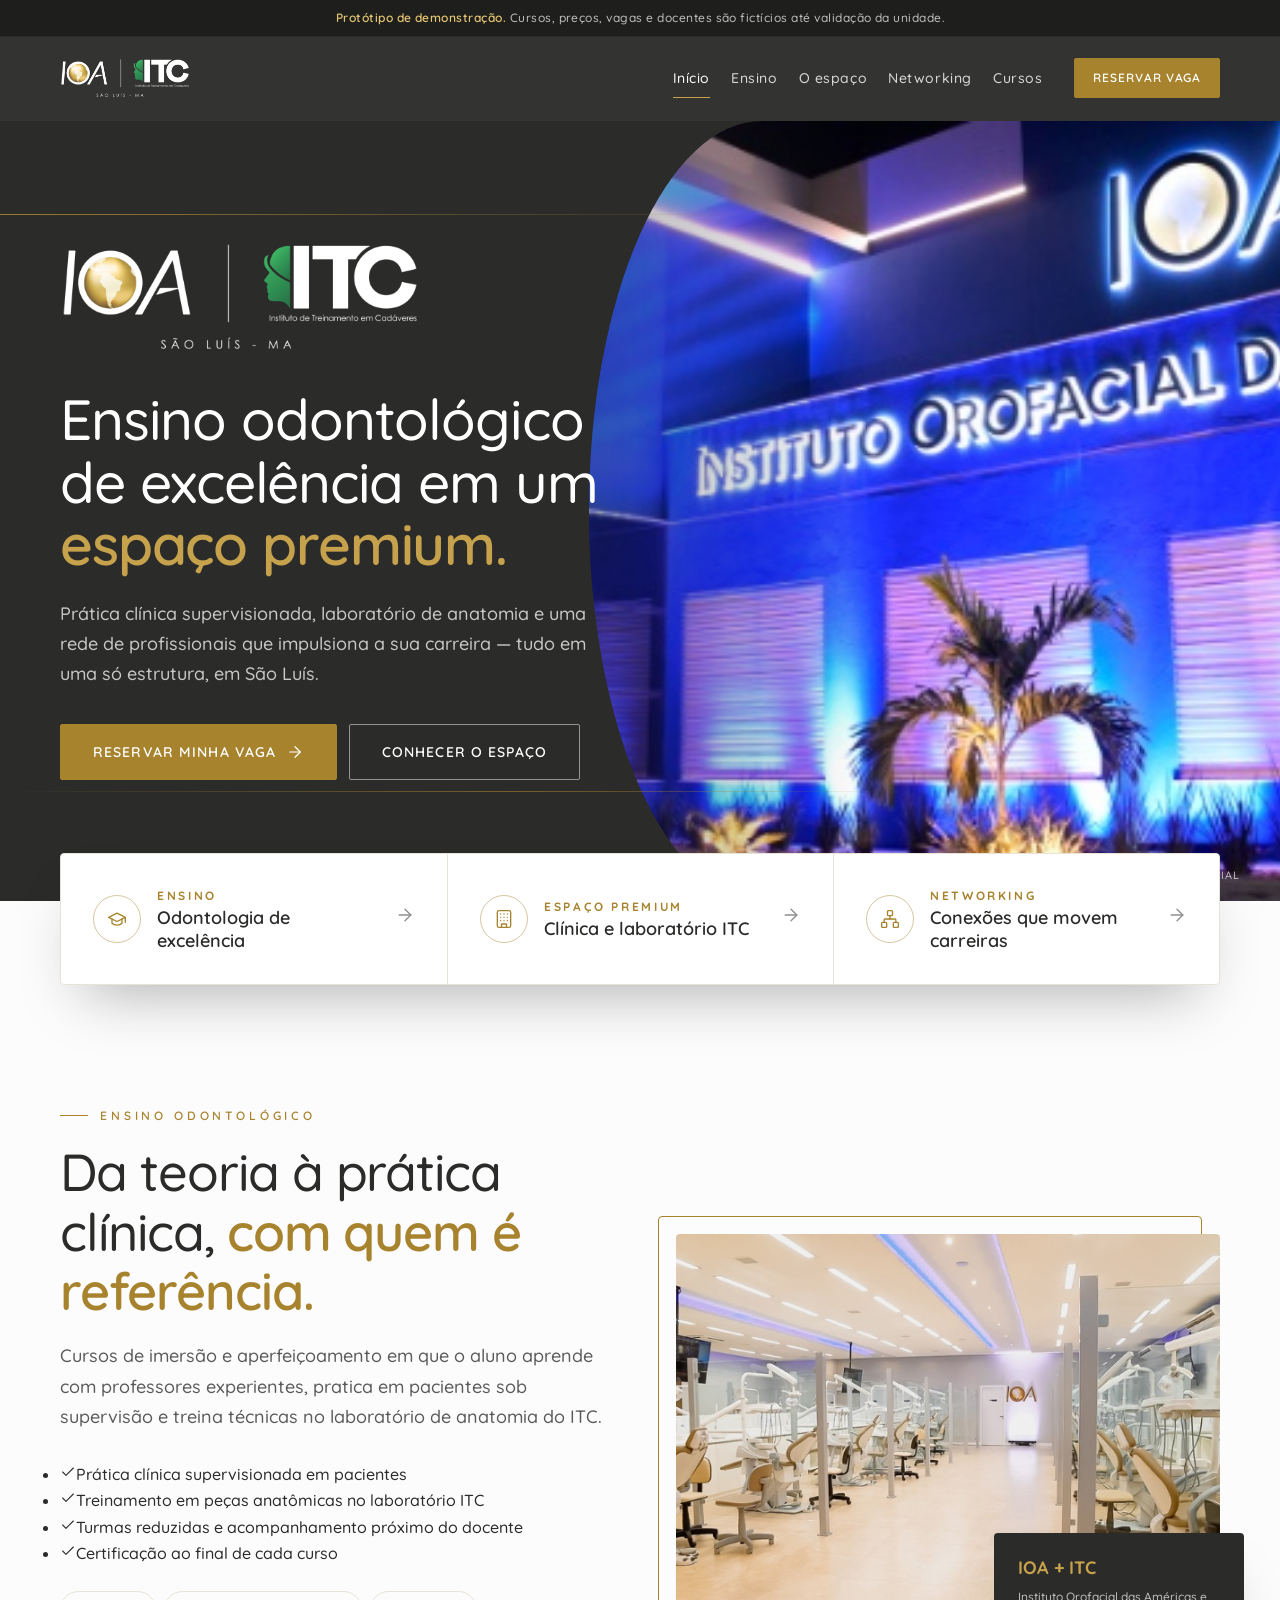
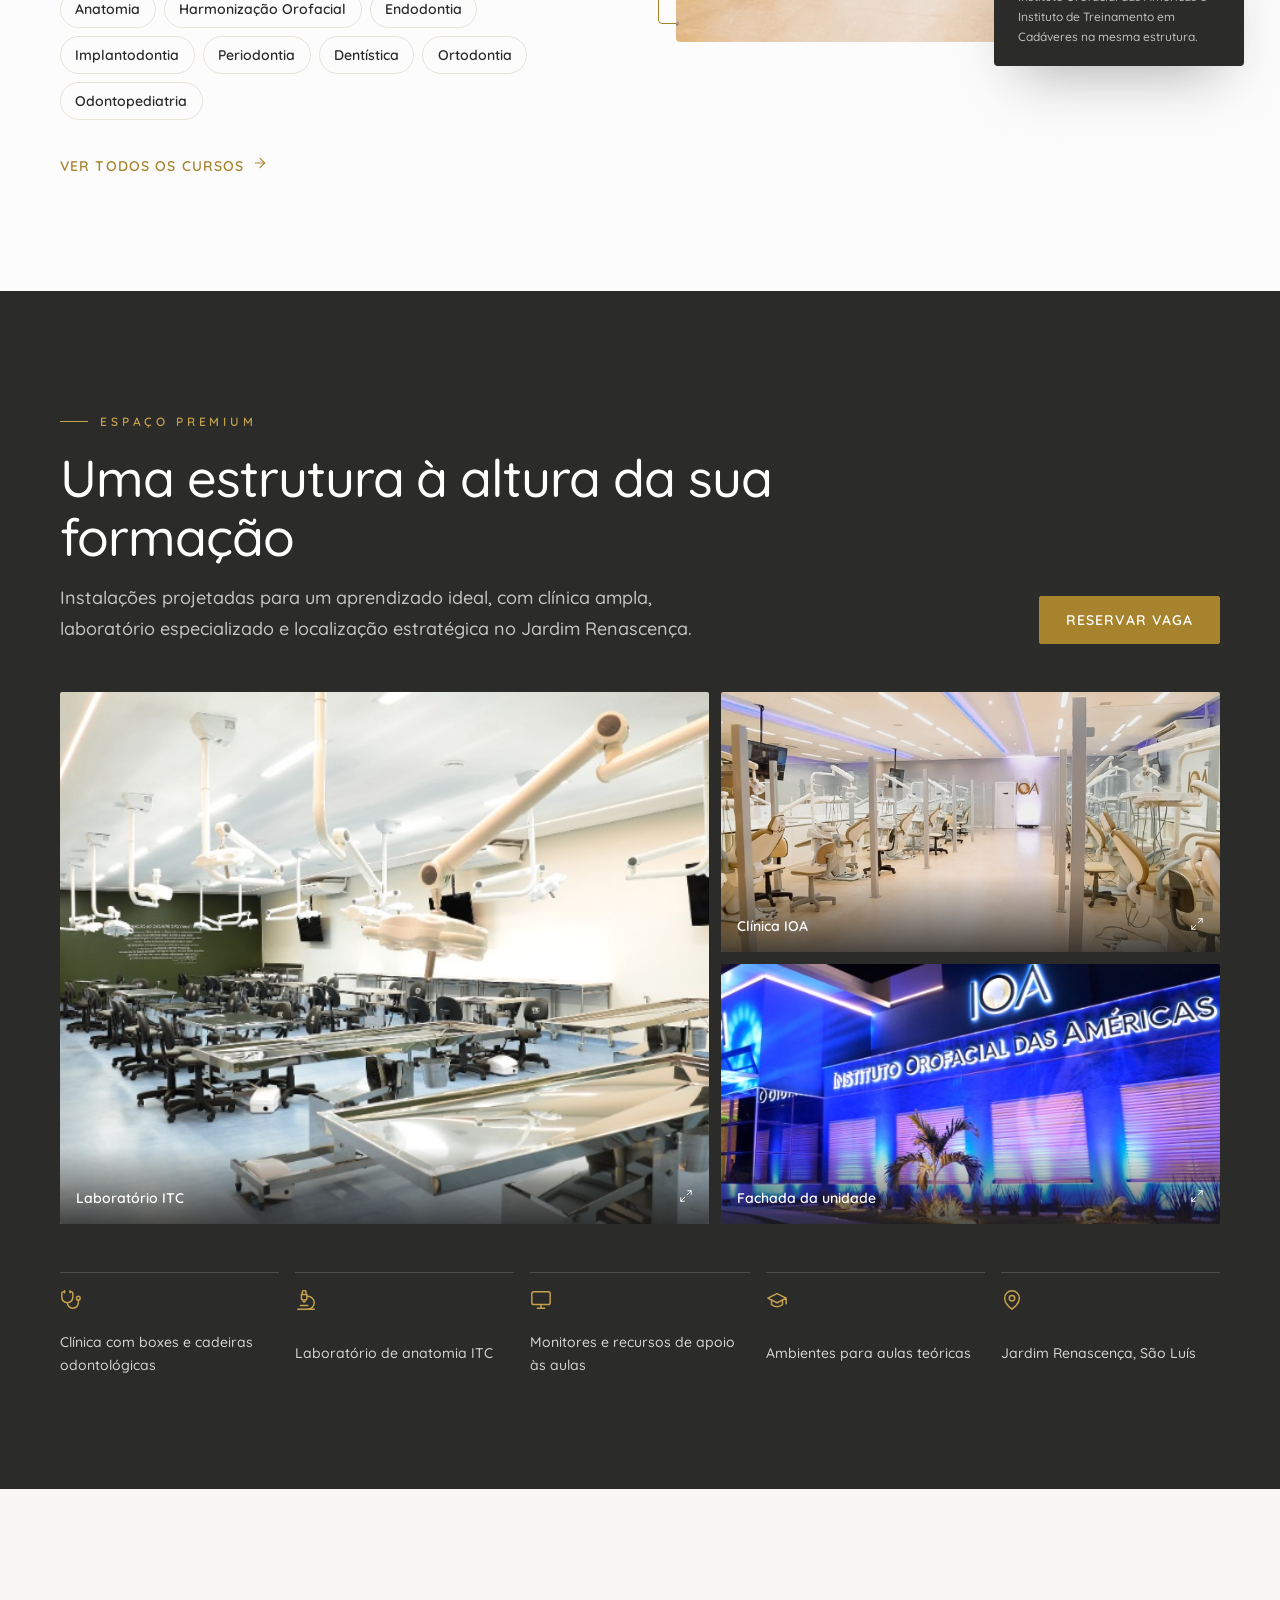
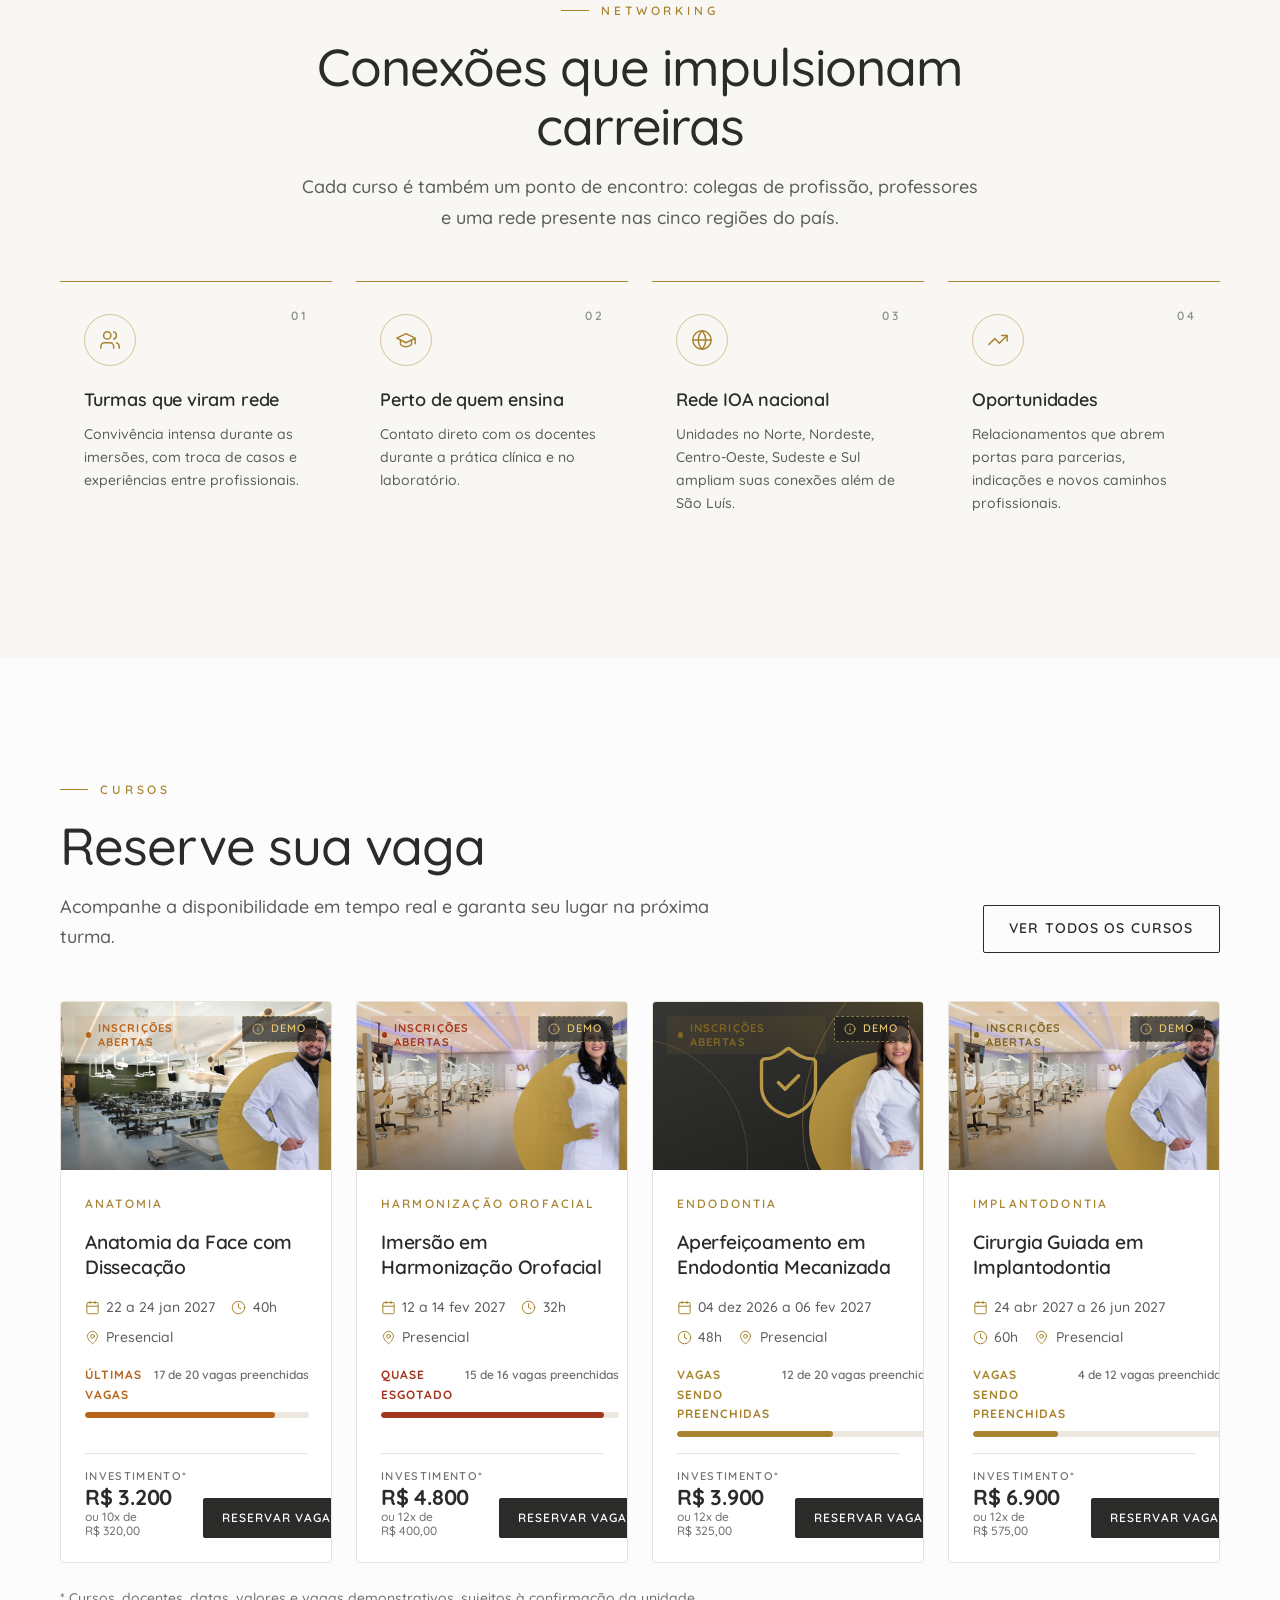
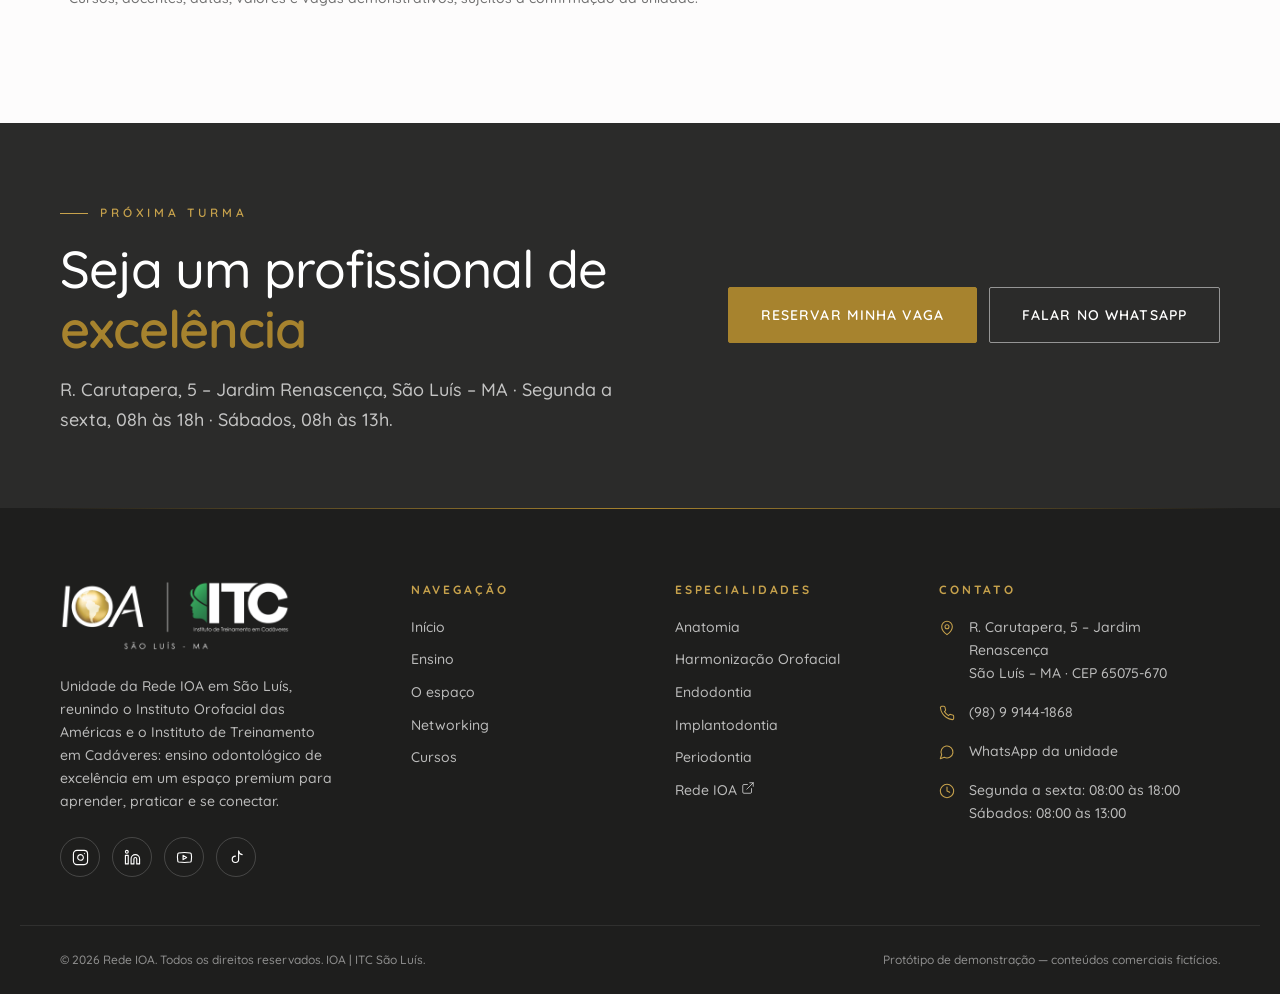
<file: index.html>
<!doctype html>
<html lang="pt-BR">
<head>
  <meta charset="utf-8">
  <meta name="viewport" content="width=device-width, initial-scale=1">
  <title>IOA | ITC São Luís — Ensino odontológico de excelência</title>
  <meta name="description" content="IOA | ITC São Luís: ensino odontológico de excelência, espaço premium e networking profissional. Reserve sua vaga nos cursos.">
  <meta name="theme-color" content="#2b2b2a">
  <link rel="icon" href="assets/icons/favicon.png" type="image/png">
  <link rel="preconnect" href="https://fonts.googleapis.com">
  <link rel="preconnect" href="https://fonts.gstatic.com" crossorigin>
  <link href="https://fonts.googleapis.com/css2?family=Quicksand:wght@300;400;500;600;700&display=swap" rel="stylesheet">
  <link rel="stylesheet" href="css/global.css">
  <link rel="stylesheet" href="css/components.css">
  <link rel="stylesheet" href="css/pages.css">
  <link rel="stylesheet" href="css/responsive.css">
</head>
<body data-page="home" data-root="./">
  <div data-component="header"></div>

  <main id="conteudo">
    <!-- Hero -->
    <section class="hero" aria-labelledby="hero-title">
      <span class="hero__line hero__line--top" aria-hidden="true"></span>
      <span class="hero__line hero__line--bottom" aria-hidden="true"></span>
      <div class="hero__media">
        <img src="assets/images/fachada-ioa-itc-sao-luis.jpg" alt="Fachada iluminada do IOA | ITC São Luís — Instituto Orofacial das Américas" fetchpriority="high">
      </div>
      <div class="container hero__grid">
        <div class="hero__content">
          <img class="hero__logo" src="assets/logos/ioa-itc-white.png" alt="IOA | ITC — Instituto de Treinamento em Cadáveres — São Luís, MA" width="360" height="111">
          <h1 class="hero__title" id="hero-title">Ensino odontológico de excelência em um <em>espaço premium.</em></h1>
          <p class="hero__text">Prática clínica supervisionada, laboratório de anatomia e uma rede de profissionais que impulsiona a sua carreira — tudo em uma só estrutura, em São Luís.</p>
          <div class="hero__actions">
            <a class="btn btn--lg" href="pages/cursos.html">Reservar minha vaga <svg class="icon icon-arrow" viewBox="0 0 24 24" aria-hidden="true"><path d="M5 12h14"/><path d="m12 5 7 7-7 7"/></svg></a>
            <a class="btn btn--lg btn--ghost-light" href="#espaco">Conhecer o espaço</a>
          </div>
        </div>
      </div>
      <span class="hero__credit">Fachada da unidade · foto oficial</span>
    </section>

    <!-- Três pilares -->
    <div class="container fronts">
      <nav class="fronts__grid" aria-label="Pilares da unidade">
        <a class="front" href="#ensino">
          <span class="front__icon" data-icon="graduation-cap"></span>
          <span><span class="front__k">Ensino</span><span class="front__t">Odontologia de excelência</span></span>
          <span data-icon="arrow-right" data-icon-class="front__arrow"></span>
        </a>
        <a class="front" href="#espaco">
          <span class="front__icon" data-icon="building"></span>
          <span><span class="front__k">Espaço premium</span><span class="front__t">Clínica e laboratório ITC</span></span>
          <span data-icon="arrow-right" data-icon-class="front__arrow"></span>
        </a>
        <a class="front" href="#networking">
          <span class="front__icon" data-icon="network"></span>
          <span><span class="front__k">Networking</span><span class="front__t">Conexões que movem carreiras</span></span>
          <span data-icon="arrow-right" data-icon-class="front__arrow"></span>
        </a>
      </nav>
    </div>

    <!-- Ensino odontológico de excelência -->
    <section class="section" id="ensino" aria-labelledby="ensino-title">
      <div class="container intro">
        <div class="reveal">
          <span class="eyebrow">Ensino odontológico</span>
          <h2 class="h2" id="ensino-title" style="margin:1rem 0 1.25rem">Da teoria à prática clínica, <span class="accent">com quem é referência.</span></h2>
          <p class="lead">Cursos de imersão e aperfeiçoamento em que o aluno aprende com professores experientes, pratica em pacientes sob supervisão e treina técnicas no laboratório de anatomia do ITC.</p>
          <ul class="check-list check-list--lg" style="margin-top:1.75rem">
            <li><span data-icon="check" style="display:contents"></span><span>Prática clínica supervisionada em pacientes</span></li>
            <li><span data-icon="check" style="display:contents"></span><span>Treinamento em peças anatômicas no laboratório ITC</span></li>
            <li><span data-icon="check" style="display:contents"></span><span>Turmas reduzidas e acompanhamento próximo do docente</span></li>
            <li><span data-icon="check" style="display:contents"></span><span>Certificação ao final de cada curso</span></li>
          </ul>
          <ul class="regions" aria-label="Especialidades" id="home-especialidades"></ul>
          <p style="margin-top:2rem"><a class="link-arrow" href="pages/cursos.html">Ver todos os cursos <span data-icon="arrow-right"></span></a></p>
        </div>
        <div class="intro__media reveal">
          <img src="assets/images/clinica-ioa-sao-luis.jpg" alt="Clínica do IOA São Luís com cadeiras odontológicas" loading="lazy" width="720" height="455">
          <div class="intro__badge"><strong>IOA + ITC</strong><span>Instituto Orofacial das Américas e Instituto de Treinamento em Cadáveres na mesma estrutura.</span></div>
        </div>
      </div>
    </section>

    <!-- Espaço premium -->
    <section class="section section--dark" id="espaco" aria-labelledby="espaco-title">
      <div class="container">
        <div class="section-head section-head--split">
          <div class="stack">
            <span class="eyebrow">Espaço premium</span>
            <h2 class="h2" id="espaco-title">Uma estrutura à altura da sua formação</h2>
            <p class="lead">Instalações projetadas para um aprendizado ideal, com clínica ampla, laboratório especializado e localização estratégica no Jardim Renascença.</p>
          </div>
          <a class="btn" href="pages/cursos.html">Reservar vaga</a>
        </div>
        <div class="infra" id="home-galeria">
          <button type="button" class="gallery__item reveal" data-gallery-index="0" aria-label="Ampliar: Laboratório ITC">
            <img src="assets/images/laboratorio-itc-sao-luis.jpg" alt="Laboratório do ITC São Luís" loading="lazy">
            <span class="gallery__caption"><span>Laboratório ITC</span><span data-icon="expand"></span></span>
          </button>
          <button type="button" class="gallery__item reveal" data-gallery-index="1" aria-label="Ampliar: Clínica IOA">
            <img src="assets/images/clinica-ioa-sao-luis.jpg" alt="Clínica do IOA São Luís" loading="lazy">
            <span class="gallery__caption"><span>Clínica IOA</span><span data-icon="expand"></span></span>
          </button>
          <button type="button" class="gallery__item reveal" data-gallery-index="2" aria-label="Ampliar: Fachada da unidade">
            <img src="assets/images/fachada-ioa-itc-sao-luis.jpg" alt="Fachada do IOA | ITC São Luís" loading="lazy">
            <span class="gallery__caption"><span>Fachada da unidade</span><span data-icon="expand"></span></span>
          </button>
        </div>
        <ul class="infra-list">
          <li><span data-icon="stethoscope"></span>Clínica com boxes e cadeiras odontológicas</li>
          <li><span data-icon="microscope"></span>Laboratório de anatomia ITC</li>
          <li><span data-icon="monitor"></span>Monitores e recursos de apoio às aulas</li>
          <li><span data-icon="graduation-cap"></span>Ambientes para aulas teóricas</li>
          <li><span data-icon="map-pin"></span>Jardim Renascença, São Luís</li>
        </ul>
      </div>
    </section>

    <!-- Networking -->
    <section class="section section--ivory" id="networking" aria-labelledby="net-title">
      <div class="container">
        <div class="section-head section-head--center">
          <span class="eyebrow">Networking</span>
          <h2 class="h2" id="net-title">Conexões que impulsionam carreiras</h2>
          <p class="lead">Cada curso é também um ponto de encontro: colegas de profissão, professores e uma rede presente nas cinco regiões do país.</p>
        </div>
        <div class="grid-features">
          <article class="feature reveal">
            <span class="feature__num">01</span>
            <span class="feature__icon" data-icon="users"></span>
            <h3>Turmas que viram rede</h3>
            <p>Convivência intensa durante as imersões, com troca de casos e experiências entre profissionais.</p>
          </article>
          <article class="feature reveal">
            <span class="feature__num">02</span>
            <span class="feature__icon" data-icon="graduation-cap"></span>
            <h3>Perto de quem ensina</h3>
            <p>Contato direto com os docentes durante a prática clínica e no laboratório.</p>
          </article>
          <article class="feature reveal">
            <span class="feature__num">03</span>
            <span class="feature__icon" data-icon="globe"></span>
            <h3>Rede IOA nacional</h3>
            <p>Unidades no Norte, Nordeste, Centro-Oeste, Sudeste e Sul ampliam suas conexões além de São Luís.</p>
          </article>
          <article class="feature reveal">
            <span class="feature__num">04</span>
            <span class="feature__icon" data-icon="trending-up"></span>
            <h3>Oportunidades</h3>
            <p>Relacionamentos que abrem portas para parcerias, indicações e novos caminhos profissionais.</p>
          </article>
        </div>
      </div>
    </section>

    <!-- Cursos em destaque -->
    <section class="section" aria-labelledby="cursos-title">
      <div class="container">
        <div class="section-head section-head--split">
          <div class="stack">
            <span class="eyebrow">Cursos</span>
            <h2 class="h2" id="cursos-title">Reserve sua vaga</h2>
            <p class="lead">Acompanhe a disponibilidade em tempo real e garanta seu lugar na próxima turma.</p>
          </div>
          <a class="btn btn--outline" href="pages/cursos.html">Ver todos os cursos</a>
        </div>
        <div class="grid-cards grid-cards--4" id="home-cursos" aria-live="polite"></div>
        <p class="small muted" style="margin-top:1.5rem">* Cursos, docentes, datas, valores e vagas demonstrativos, sujeitos à confirmação da unidade.</p>
      </div>
    </section>

    <!-- Chamada final / contato -->
    <section class="section section--dark section--tight" id="contato" aria-labelledby="cta-title">
      <div class="container contact-band">
        <div class="stack">
          <span class="eyebrow">Próxima turma</span>
          <h2 class="h2" id="cta-title">Seja um profissional de <span class="accent">excelência</span></h2>
          <p class="lead">R. Carutapera, 5 – Jardim Renascença, São Luís – MA · Segunda a sexta, 08h às 18h · Sábados, 08h às 13h.</p>
        </div>
        <div class="hero__actions" style="justify-content:flex-end">
          <a class="btn btn--lg" href="pages/cursos.html">Reservar minha vaga</a>
          <a class="btn btn--lg btn--ghost-light" href="https://api.whatsapp.com/send?phone=559891441868&amp;text=Ol%C3%A1%2C%20gostaria%20de%20saber%20mais%20sobre%20os%20cursos%20que%20vi%20no%20site!" target="_blank" rel="noopener">Falar no WhatsApp</a>
        </div>
      </div>
    </section>
  </main>

  <div data-component="footer"></div>

  <script src="js/data.js"></script>
  <script src="js/main.js"></script>
</body>
</html>
</file>
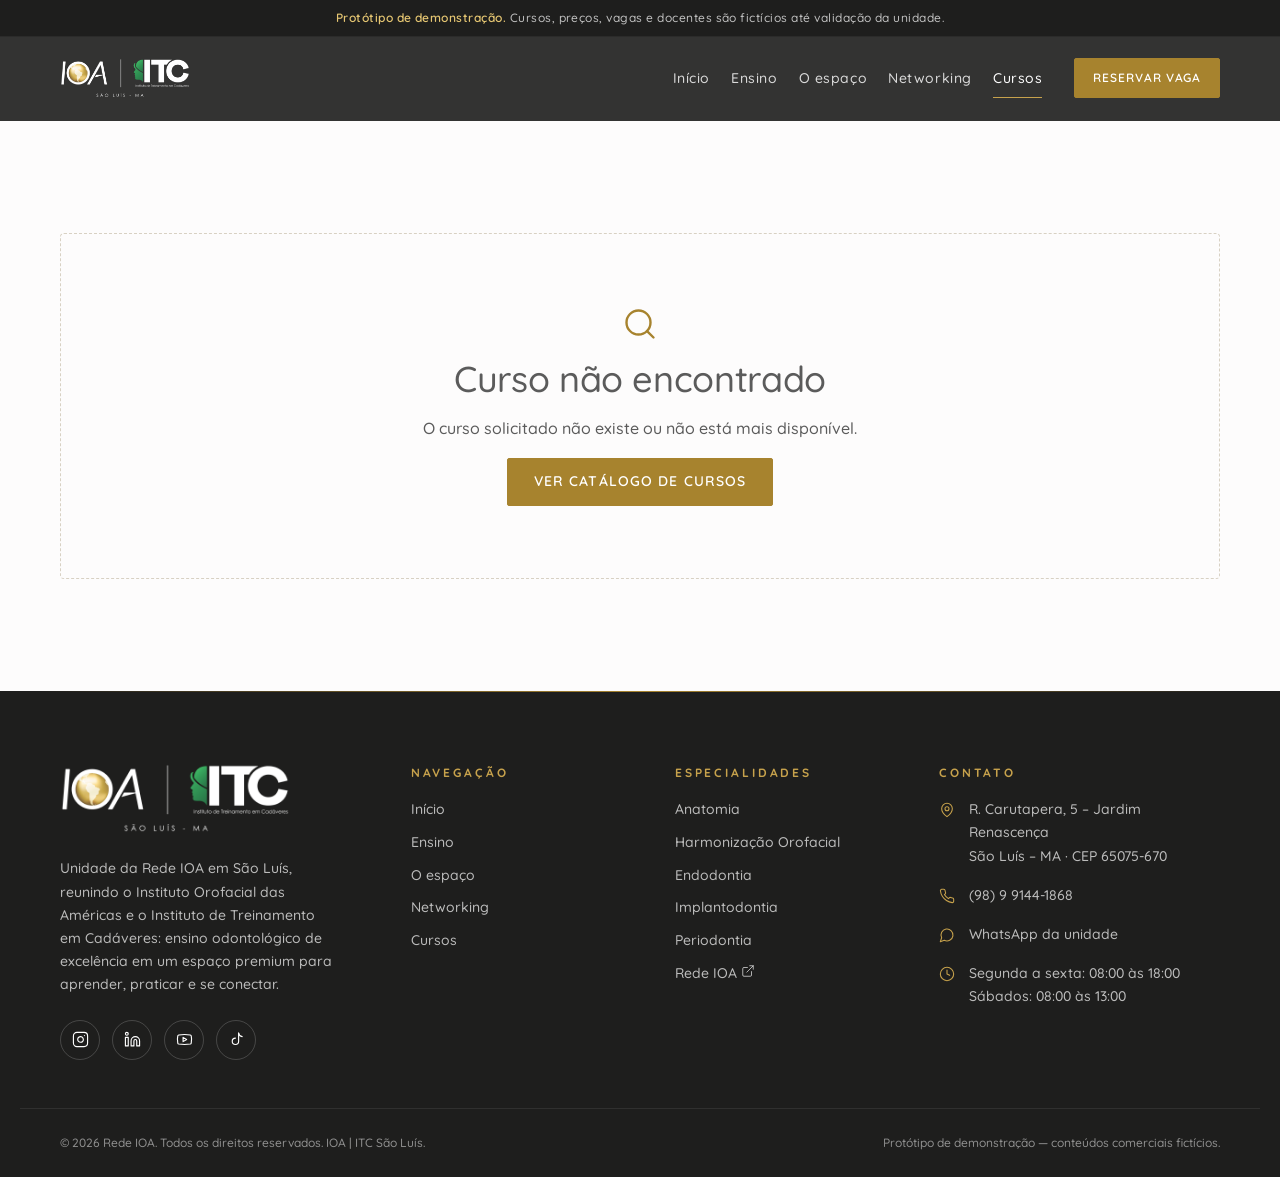
<file: pages/curso-detalhes.html>
<!doctype html>
<html lang="pt-BR">
<head>
  <meta charset="utf-8">
  <meta name="viewport" content="width=device-width, initial-scale=1">
  <title>Curso · IOA | ITC São Luís</title>
  <meta name="description" content="Detalhes do curso: ementa, docente, lotação e inscrição.">
  <meta name="theme-color" content="#2b2b2a">
  <link rel="icon" href="../assets/icons/favicon.png" type="image/png">
  <link rel="preconnect" href="https://fonts.googleapis.com">
  <link rel="preconnect" href="https://fonts.gstatic.com" crossorigin>
  <link href="https://fonts.googleapis.com/css2?family=Quicksand:wght@300;400;500;600;700&display=swap" rel="stylesheet">
  <link rel="stylesheet" href="../css/global.css">
  <link rel="stylesheet" href="../css/components.css">
  <link rel="stylesheet" href="../css/pages.css">
  <link rel="stylesheet" href="../css/responsive.css">
</head>
<body data-page="curso-detalhes" data-section="cursos" data-root="../">
  <div data-component="header"></div>

  <main id="conteudo">
    <div id="curso-root" aria-live="polite">
      <section class="section"><div class="container"><p class="muted">Carregando…</p></div></section>
    </div>
  </main>

  <div data-component="footer"></div>

  <script src="../js/data.js"></script>
  <script src="../js/main.js"></script>
  <script src="../js/forms.js"></script>
  <script src="../js/cursos.js"></script>
</body>
</html>
</file>
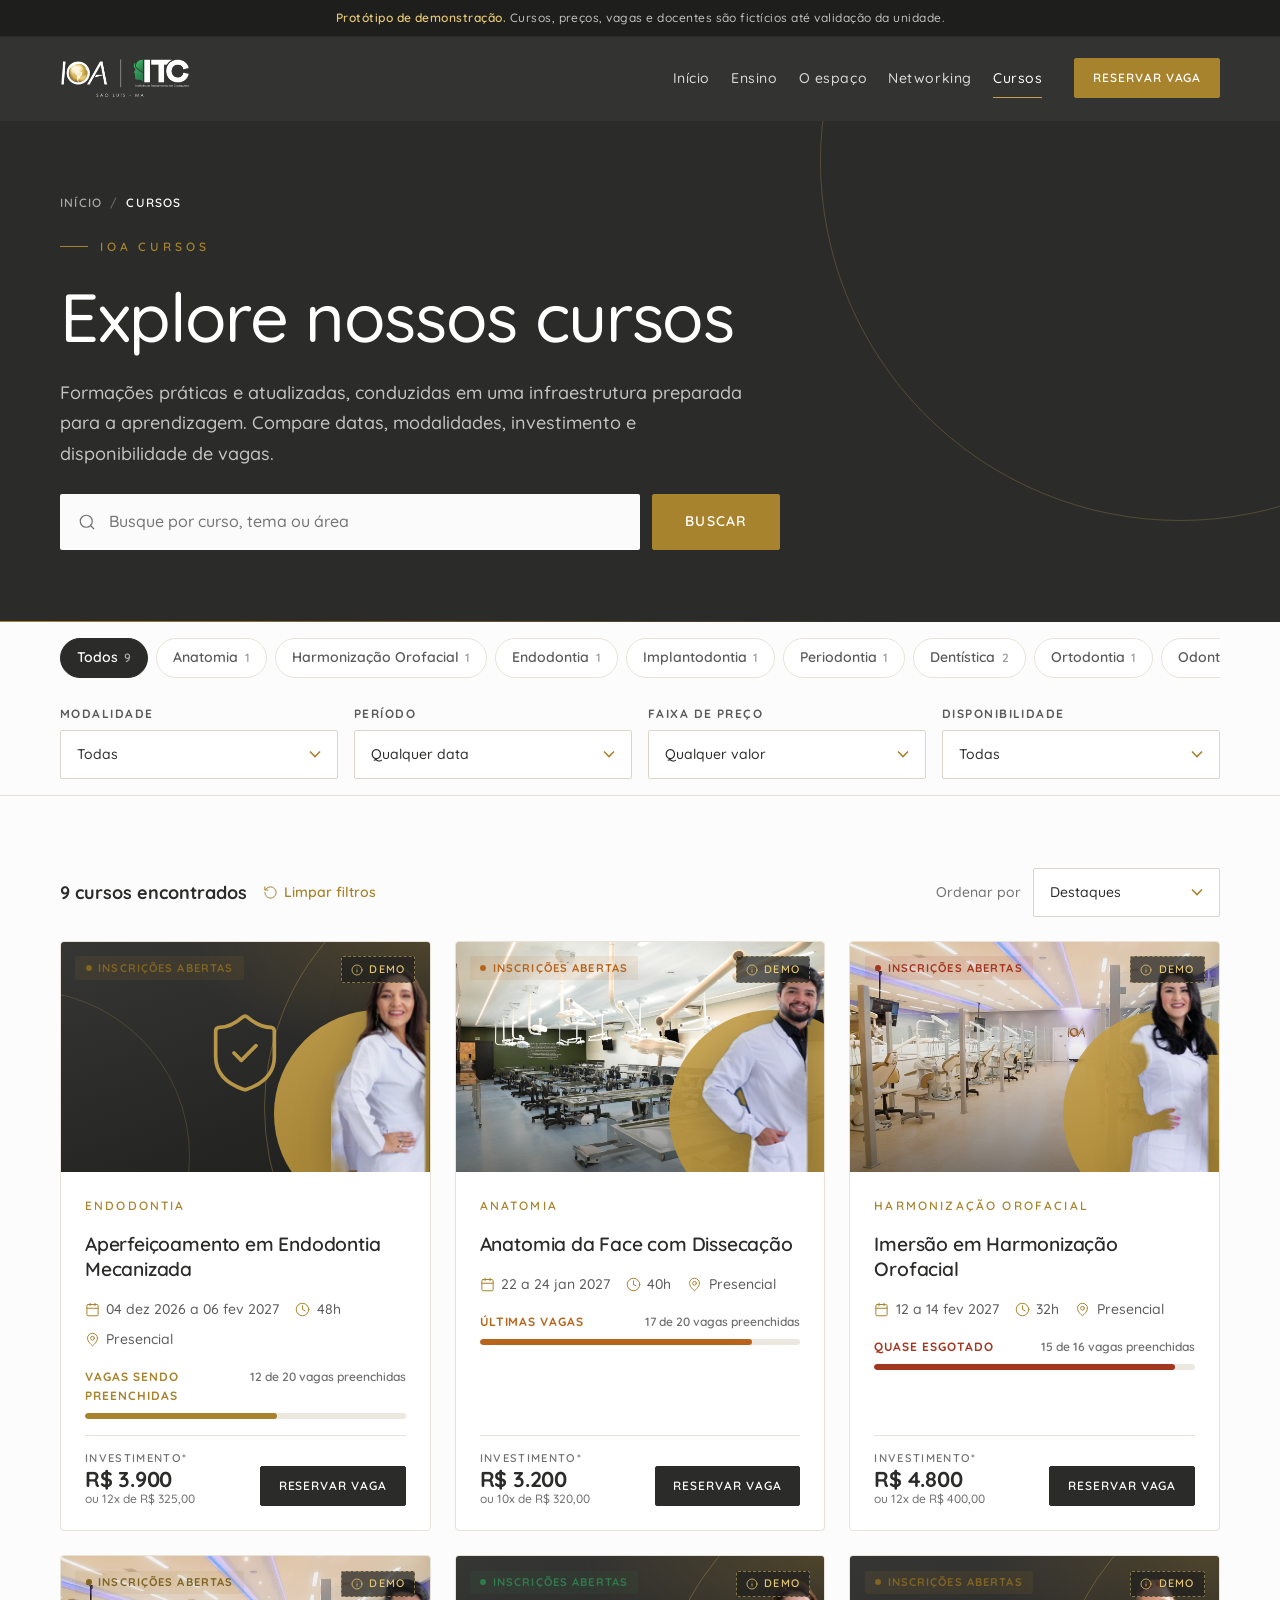
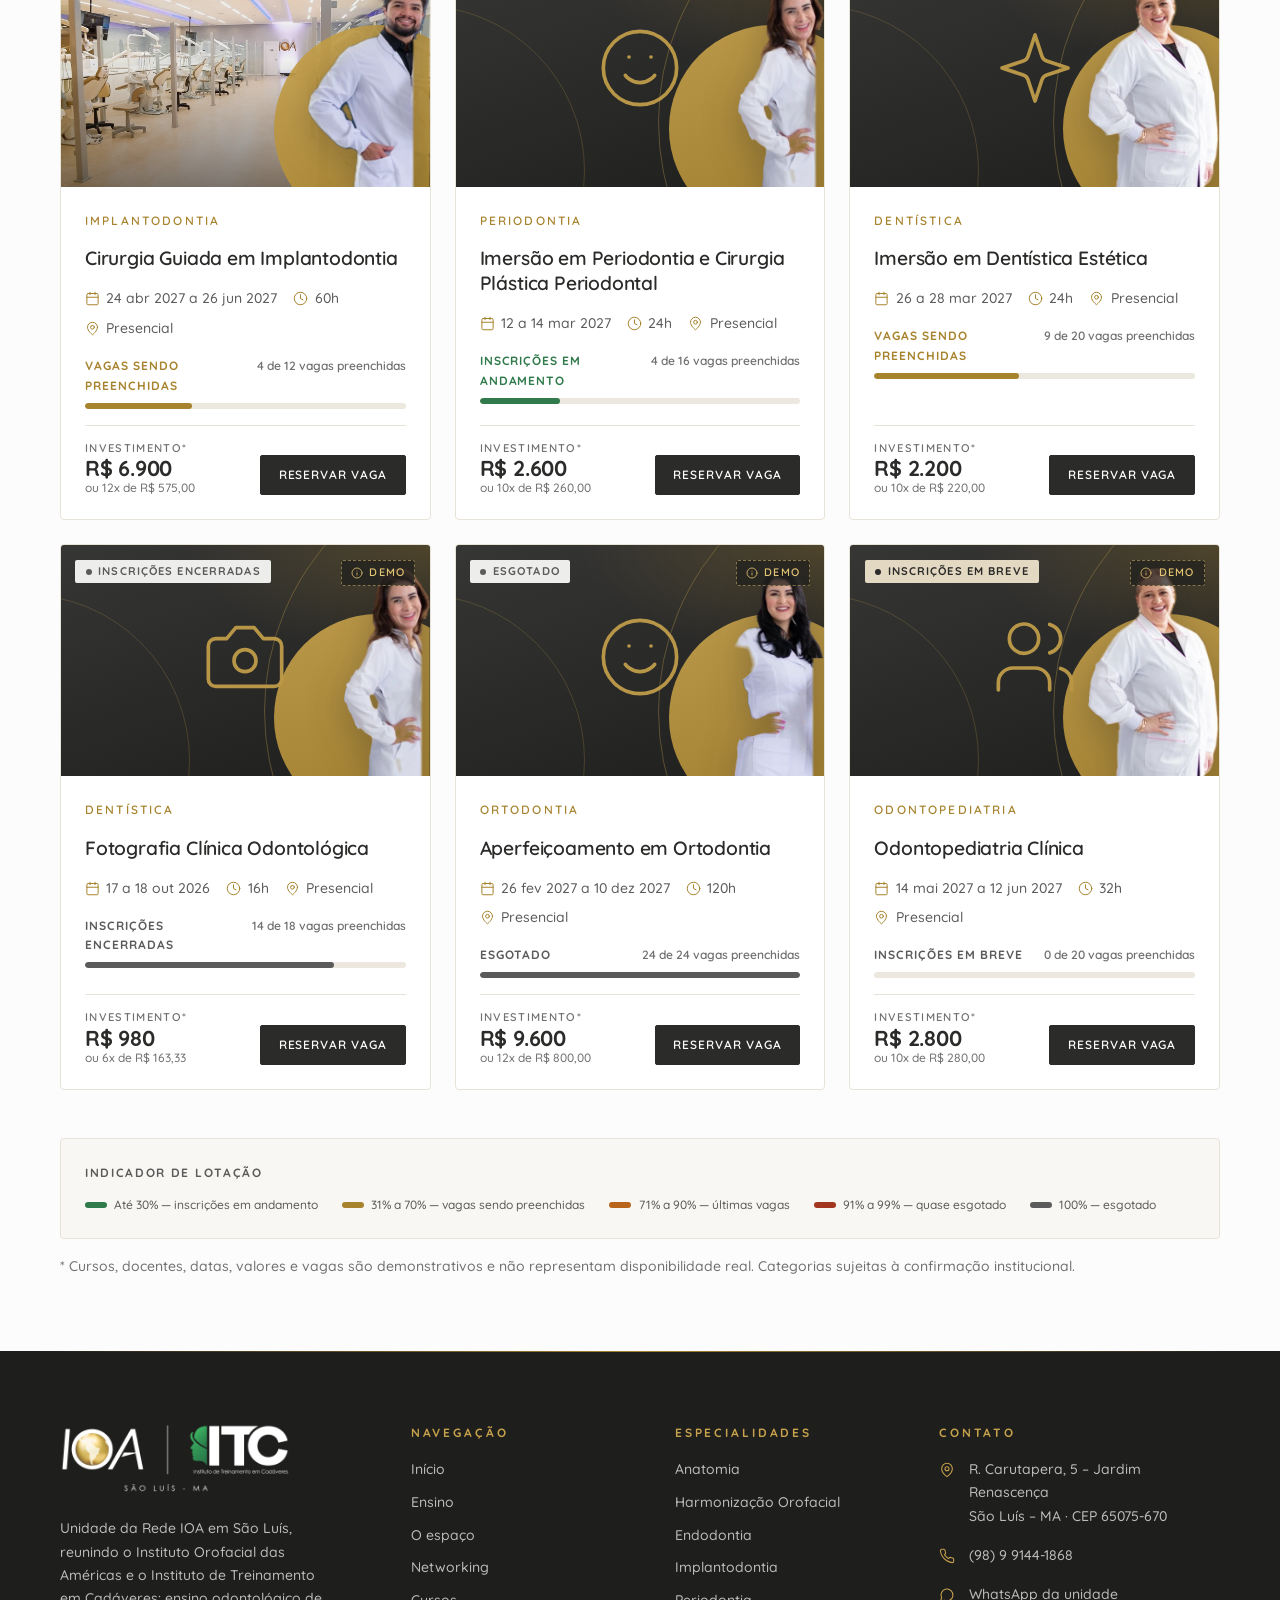
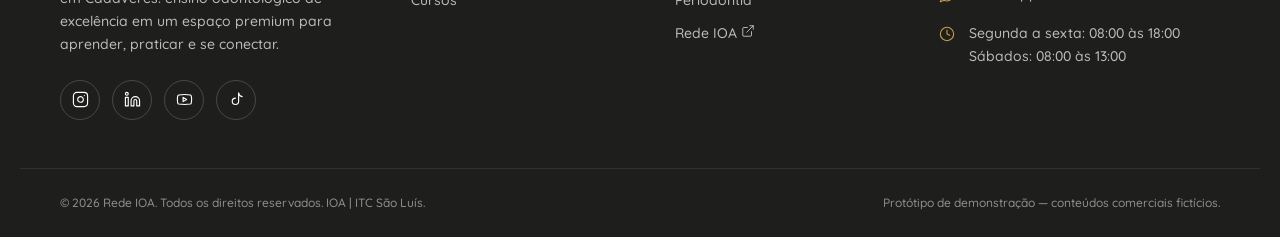
<file: pages/cursos.html>
<!doctype html>
<html lang="pt-BR">
<head>
  <meta charset="utf-8">
  <meta name="viewport" content="width=device-width, initial-scale=1">
  <title>Cursos · IOA | ITC São Luís</title>
  <meta name="description" content="Explore os cursos do IOA | ITC São Luís: busca, filtros, disponibilidade de vagas e inscrição.">
  <meta name="theme-color" content="#2b2b2a">
  <link rel="icon" href="../assets/icons/favicon.png" type="image/png">
  <link rel="preconnect" href="https://fonts.googleapis.com">
  <link rel="preconnect" href="https://fonts.gstatic.com" crossorigin>
  <link href="https://fonts.googleapis.com/css2?family=Quicksand:wght@300;400;500;600;700&display=swap" rel="stylesheet">
  <link rel="stylesheet" href="../css/global.css">
  <link rel="stylesheet" href="../css/components.css">
  <link rel="stylesheet" href="../css/pages.css">
  <link rel="stylesheet" href="../css/responsive.css">
</head>
<body data-page="cursos" data-section="cursos" data-root="../">
  <div data-component="header"></div>

  <main id="conteudo">
    <section class="page-hero catalog-hero">
      <div class="container">
        <div class="page-hero__inner">
          <nav aria-label="Trilha de navegação">
            <ol class="breadcrumb"><li><a href="../index.html">Início</a></li><li><span aria-current="page">Cursos</span></li></ol>
          </nav>
          <span class="eyebrow">IOA Cursos</span>
          <h1 class="display">Explore nossos cursos</h1>
          <p class="lead">Formações práticas e atualizadas, conduzidas em uma infraestrutura preparada para a aprendizagem. Compare datas, modalidades, investimento e disponibilidade de vagas.</p>
          <form class="search-form" id="form-busca" role="search">
            <div class="search">
              <label class="sr-only" for="f-busca">Buscar cursos</label>
              <span data-icon="search" style="display:contents"></span>
              <input class="input" id="f-busca" type="search" placeholder="Busque por curso, tema ou área" autocomplete="off">
            </div>
            <button class="btn btn--lg" type="submit">Buscar</button>
          </form>
        </div>
      </div>
    </section>

    <div class="toolbar">
      <div class="container">
        <div style="display:flex;gap:.75rem;align-items:center">
          <div class="toolbar__chips" id="f-categorias" role="group" aria-label="Filtrar por categoria" style="flex:1"></div>
          <button type="button" class="chip filters-toggle" id="f-toggle" aria-expanded="false" aria-controls="f-painel"><span data-icon="sliders" style="display:contents"></span>Filtros <span class="f-count"></span></button>
        </div>
        <div class="filters" id="f-painel">
          <div class="field"><label for="f-modalidade">Modalidade</label><select class="select" id="f-modalidade"></select></div>
          <div class="field"><label for="f-periodo">Período</label><select class="select" id="f-periodo"></select></div>
          <div class="field"><label for="f-preco">Faixa de preço</label><select class="select" id="f-preco"></select></div>
          <div class="field"><label for="f-disp">Disponibilidade</label><select class="select" id="f-disp"></select></div>
        </div>
      </div>
    </div>

    <section class="section section--tight" id="catalogo">
      <div class="container">
        <div class="results-bar">
          <div class="results-bar__left">
            <strong id="resultado-contagem" aria-live="polite">Carregando cursos…</strong>
            <button type="button" class="btn-clear" id="f-limpar" hidden><span data-icon="rotate-ccw" style="display:contents"></span>Limpar filtros</button>
          </div>
          <div class="results-bar__sort">
            <label for="f-ordem" class="muted">Ordenar por</label>
            <select class="select" id="f-ordem"></select>
          </div>
        </div>
        <div class="grid-cards" id="grid-cursos"></div>

        <div class="legend" aria-label="Legenda do indicador de lotação">
          <strong>Indicador de lotação</strong>
          <span><i style="background:var(--st-open)"></i>Até 30% — inscrições em andamento</span>
          <span><i style="background:var(--st-filling)"></i>31% a 70% — vagas sendo preenchidas</span>
          <span><i style="background:var(--st-last)"></i>71% a 90% — últimas vagas</span>
          <span><i style="background:var(--st-almost)"></i>91% a 99% — quase esgotado</span>
          <span><i style="background:var(--st-sold)"></i>100% — esgotado</span>
        </div>
        <p class="small muted" style="margin-top:1rem">* Cursos, docentes, datas, valores e vagas são demonstrativos e não representam disponibilidade real. Categorias sujeitas à confirmação institucional.</p>
      </div>
    </section>
  </main>

  <div data-component="footer"></div>

  <script src="../js/data.js"></script>
  <script src="../js/main.js"></script>
  <script src="../js/forms.js"></script>
  <script src="../js/cursos.js"></script>
</body>
</html>
</file>
<file: css/global.css>
/* ==========================================================================
   IOA | ITC São Luís — Global
   Tokens extraídos das referências oficiais:
   - Grafite #2B2B2A ........ fundo das versões negativas no manual de marca
   - Dourado #A7832E/#C7A24C  cores primárias do site redeioa.com.br
   - Areia #E3D8C1 / Marfim #F9F7F3 ... tons de apoio do site oficial
   - Verde ITC #389D5A→#307A4B ........ símbolo ITC (manual) — uso restrito ao ITC
   - Tipografia Quicksand ............. fonte do site oficial redeioa.com.br
   ========================================================================== */

:root {
  /* Cores institucionais */
  --graphite: #2b2b2a;
  --graphite-900: #1e1e1d;
  --graphite-800: #252524;
  --graphite-700: #363635;
  --graphite-500: #5b5b5b;
  --graphite-400: #707070;
  --graphite-300: #8f8f8f;

  --gold: #a7832e;
  --gold-light: #c7a24c;
  --gold-soft: #e5c672;
  --gold-dark: #806423;
  --gold-tint: rgba(167, 131, 46, 0.1);

  --sand: #e3d8c1;
  --ivory: #f9f7f3;
  --paper: #fdfcfc;
  --white: #ffffff;
  --line: #e8e3d8;
  --line-dark: rgba(255, 255, 255, 0.12);

  --itc-green: #389d5a;
  --itc-green-dark: #307a4b;

  /* Estados de lotação (configuráveis em data.js) */
  --st-open: #307a4b;
  --st-filling: #a7832e;
  --st-last: #b8651b;
  --st-almost: #a3361f;
  --st-sold: #5b5b5b;

  --danger: #a3361f;
  --success: #307a4b;

  /* Tipografia */
  --font: "Quicksand", "Helvetica Neue", Arial, sans-serif;
  --fs-xs: 0.75rem;
  --fs-sm: 0.875rem;
  --fs-base: 1rem;
  --fs-md: 1.125rem;
  --fs-lg: 1.375rem;
  --fs-xl: clamp(1.6rem, 1.2rem + 1.4vw, 2.25rem);
  --fs-2xl: clamp(2rem, 1.4rem + 2.4vw, 3.25rem);
  --fs-3xl: clamp(2.4rem, 1.5rem + 3.6vw, 4.25rem);

  /* Espaço */
  --space-1: 0.25rem;
  --space-2: 0.5rem;
  --space-3: 0.75rem;
  --space-4: 1rem;
  --space-5: 1.5rem;
  --space-6: 2rem;
  --space-7: 3rem;
  --space-8: 4.5rem;
  --space-9: 7rem;

  --container: 1240px;
  --gutter: clamp(1rem, 0.5rem + 2.5vw, 2.5rem);
  --header-h: 84px;

  --radius-sm: 2px;
  --radius: 4px;
  --radius-lg: 8px;

  --shadow-sm: 0 1px 2px rgba(30, 30, 29, 0.06);
  --shadow: 0 10px 30px -12px rgba(30, 30, 29, 0.18);
  --shadow-lg: 0 30px 60px -24px rgba(30, 30, 29, 0.35);

  --ease: cubic-bezier(0.22, 0.61, 0.36, 1);
  --dur: 0.35s;
}

*,
*::before,
*::after {
  box-sizing: border-box;
}

html {
  scroll-behavior: smooth;
  -webkit-text-size-adjust: 100%;
}

body {
  margin: 0;
  font-family: var(--font);
  font-size: var(--fs-base);
  font-weight: 500;
  line-height: 1.65;
  color: var(--graphite);
  background: var(--paper);
  -webkit-font-smoothing: antialiased;
  text-rendering: optimizeLegibility;
  overflow-x: hidden;
}

body.is-locked {
  overflow: hidden;
}

img {
  display: block;
  max-width: 100%;
  height: auto;
}

a {
  color: inherit;
  text-decoration: none;
}

button,
input,
select,
textarea {
  font: inherit;
  color: inherit;
}

button {
  cursor: pointer;
}

h1,
h2,
h3,
h4 {
  margin: 0;
  font-weight: 600;
  line-height: 1.15;
  letter-spacing: -0.01em;
}

p {
  margin: 0;
}

ul,
ol {
  margin: 0;
  padding: 0;
}

:focus-visible {
  outline: 2px solid var(--gold);
  outline-offset: 3px;
}

::selection {
  background: var(--gold);
  color: var(--white);
}

.sr-only {
  position: absolute !important;
  width: 1px;
  height: 1px;
  padding: 0;
  margin: -1px;
  overflow: hidden;
  clip: rect(0, 0, 0, 0);
  white-space: nowrap;
  border: 0;
}

.skip-link {
  position: absolute;
  top: -100px;
  left: var(--gutter);
  z-index: 200;
  padding: 0.75rem 1.25rem;
  background: var(--gold);
  color: var(--white);
  font-weight: 600;
}

.skip-link:focus {
  top: 1rem;
}

/* Layout */
.container {
  width: 100%;
  max-width: var(--container);
  margin-inline: auto;
  padding-inline: var(--gutter);
}

.section {
  padding-block: var(--space-9);
}

.section--tight {
  padding-block: var(--space-8);
}

.section--ivory {
  background: var(--ivory);
}

.section--dark {
  background: var(--graphite);
  color: var(--white);
}

.section--dark .eyebrow {
  color: var(--gold-light);
}

.section--dark .lead,
.section--dark .muted {
  color: rgba(255, 255, 255, 0.72);
}

main {
  display: block;
  min-height: 60vh;
}

/* Tipografia utilitária */
.eyebrow {
  display: inline-flex;
  align-items: center;
  gap: 0.75rem;
  font-size: var(--fs-xs);
  font-weight: 600;
  letter-spacing: 0.32em;
  text-transform: uppercase;
  color: var(--gold);
}

.eyebrow::before {
  content: "";
  width: 28px;
  height: 1px;
  background: currentColor;
}

.eyebrow--plain::before {
  display: none;
}

.display {
  font-size: var(--fs-3xl);
  font-weight: 500;
  line-height: 1.08;
  letter-spacing: -0.02em;
}

.h2 {
  font-size: var(--fs-2xl);
  font-weight: 500;
  letter-spacing: -0.02em;
}

.h3 {
  font-size: var(--fs-xl);
  font-weight: 500;
}

.h4 {
  font-size: var(--fs-lg);
  font-weight: 600;
}

.accent {
  color: var(--gold);
  font-weight: 600;
}

.lead {
  font-size: var(--fs-md);
  line-height: 1.7;
  color: var(--graphite-500);
  max-width: 62ch;
}

.muted {
  color: var(--graphite-400);
}

.small {
  font-size: var(--fs-sm);
}

.section-head {
  display: grid;
  gap: var(--space-4);
  margin-bottom: var(--space-7);
  max-width: 760px;
}

.section-head--split {
  max-width: none;
  grid-template-columns: 1fr auto;
  align-items: end;
  gap: var(--space-6);
}

.section-head--center {
  margin-inline: auto;
  text-align: center;
  justify-items: center;
}

.stack > * + * {
  margin-top: var(--space-4);
}

/* Reveal (animação sutil de entrada) */
.reveal {
  opacity: 0;
  transform: translateY(18px);
  transition: opacity 0.8s var(--ease), transform 0.8s var(--ease);
}

.reveal.is-visible {
  opacity: 1;
  transform: none;
}

@media (prefers-reduced-motion: reduce) {
  html {
    scroll-behavior: auto;
  }

  *,
  *::before,
  *::after {
    animation-duration: 0.01ms !important;
    transition-duration: 0.01ms !important;
  }

  .reveal {
    opacity: 1;
    transform: none;
  }
}
</file>
<file: css/components.css>
/* ==========================================================================
   Componentes reutilizáveis
   ========================================================================== */

/* ---------- Botões ---------- */
.btn {
  --btn-bg: var(--gold);
  --btn-fg: var(--white);
  --btn-bd: var(--gold);
  display: inline-flex;
  align-items: center;
  justify-content: center;
  gap: 0.6rem;
  min-height: 48px;
  padding: 0.8rem 1.6rem;
  border: 1px solid var(--btn-bd);
  border-radius: var(--radius-sm);
  background: var(--btn-bg);
  color: var(--btn-fg);
  font-size: var(--fs-sm);
  font-weight: 600;
  letter-spacing: 0.08em;
  text-transform: uppercase;
  line-height: 1.2;
  white-space: nowrap;
  transition: background var(--dur) var(--ease), color var(--dur) var(--ease),
    border-color var(--dur) var(--ease), transform 0.15s var(--ease), box-shadow var(--dur) var(--ease);
}

.btn:hover {
  --btn-bg: var(--gold-dark);
  --btn-bd: var(--gold-dark);
  box-shadow: 0 10px 24px -12px rgba(128, 100, 35, 0.7);
}

.btn:active {
  transform: translateY(1px) scale(0.99);
}

.btn svg {
  width: 18px;
  height: 18px;
  flex: none;
  transition: transform var(--dur) var(--ease);
}

.btn:hover svg.icon-arrow {
  transform: translateX(3px);
}

.btn--dark {
  --btn-bg: var(--graphite);
  --btn-bd: var(--graphite);
}

.btn--dark:hover {
  --btn-bg: var(--graphite-900);
  --btn-bd: var(--graphite-900);
  box-shadow: var(--shadow);
}

.btn--outline {
  --btn-bg: transparent;
  --btn-fg: var(--graphite);
  --btn-bd: var(--graphite);
}

.btn--outline:hover {
  --btn-bg: var(--graphite);
  --btn-fg: var(--white);
  --btn-bd: var(--graphite);
  box-shadow: none;
}

.btn--ghost-light {
  --btn-bg: transparent;
  --btn-fg: var(--white);
  --btn-bd: rgba(255, 255, 255, 0.5);
}

.btn--ghost-light:hover {
  --btn-bg: var(--white);
  --btn-fg: var(--graphite);
  --btn-bd: var(--white);
  box-shadow: none;
}

.btn--sm {
  min-height: 40px;
  padding: 0.6rem 1.1rem;
  font-size: var(--fs-xs);
}

.btn--lg {
  min-height: 56px;
  padding: 1rem 2rem;
}

.btn--block {
  width: 100%;
}

.btn[disabled],
.btn.is-disabled {
  --btn-bg: var(--line);
  --btn-fg: var(--graphite-400);
  --btn-bd: var(--line);
  cursor: not-allowed;
  box-shadow: none;
  transform: none;
}

.link-arrow {
  display: inline-flex;
  align-items: center;
  gap: 0.5rem;
  font-size: var(--fs-sm);
  font-weight: 600;
  letter-spacing: 0.08em;
  text-transform: uppercase;
  color: var(--gold);
  border-bottom: 1px solid transparent;
  transition: border-color var(--dur) var(--ease), gap var(--dur) var(--ease);
}

.link-arrow:hover {
  border-color: currentColor;
  gap: 0.75rem;
}

.link-arrow svg {
  width: 16px;
  height: 16px;
}

/* ---------- Header / Navbar ---------- */
.site-header {
  position: sticky;
  top: 0;
  z-index: 100;
  height: var(--header-h);
  background: rgba(43, 43, 42, 0.96);
  backdrop-filter: saturate(140%) blur(10px);
  -webkit-backdrop-filter: saturate(140%) blur(10px);
  color: var(--white);
  border-bottom: 1px solid transparent;
  transition: height var(--dur) var(--ease), border-color var(--dur) var(--ease), box-shadow var(--dur) var(--ease);
}

.site-header.is-scrolled {
  --header-h: 68px;
  border-color: rgba(167, 131, 46, 0.35);
  box-shadow: 0 12px 30px -18px rgba(0, 0, 0, 0.6);
}

.site-header__inner {
  display: flex;
  align-items: center;
  justify-content: space-between;
  gap: var(--space-5);
  height: 100%;
}

.brand {
  display: inline-flex;
  align-items: center;
  flex: none;
  padding-block: 6px;
}

.brand img {
  height: 40px;
  width: auto;
  transition: height var(--dur) var(--ease);
}

.site-header.is-scrolled .brand img {
  height: 34px;
}

.nav {
  display: flex;
  align-items: center;
  gap: var(--space-6);
}

.nav__list {
  display: flex;
  align-items: center;
  gap: clamp(1rem, 0.2rem + 1.4vw, 2rem);
  list-style: none;
}

.nav__link {
  position: relative;
  display: inline-block;
  padding: 0.5rem 0;
  font-size: var(--fs-sm);
  font-weight: 500;
  letter-spacing: 0.04em;
  color: rgba(255, 255, 255, 0.82);
  transition: color var(--dur) var(--ease);
}

.nav__link::after {
  content: "";
  position: absolute;
  left: 0;
  right: 0;
  bottom: 0;
  height: 1px;
  background: var(--gold-light);
  transform: scaleX(0);
  transform-origin: left;
  transition: transform var(--dur) var(--ease);
}

.nav__link:hover,
.nav__link[aria-current="page"] {
  color: var(--white);
}

.nav__link:hover::after,
.nav__link[aria-current="page"]::after {
  transform: scaleX(1);
}

.nav-toggle {
  display: none;
  position: relative;
  width: 44px;
  height: 44px;
  border: 1px solid rgba(255, 255, 255, 0.25);
  border-radius: var(--radius-sm);
  background: transparent;
}

.nav-toggle span {
  position: absolute;
  left: 12px;
  right: 12px;
  height: 1.5px;
  background: var(--white);
  transition: transform var(--dur) var(--ease), opacity var(--dur) var(--ease), top var(--dur) var(--ease);
}

.nav-toggle span:nth-child(1) { top: 15px; }
.nav-toggle span:nth-child(2) { top: 21px; }
.nav-toggle span:nth-child(3) { top: 27px; }

.nav-toggle[aria-expanded="true"] span:nth-child(1) { top: 21px; transform: rotate(45deg); }
.nav-toggle[aria-expanded="true"] span:nth-child(2) { opacity: 0; }
.nav-toggle[aria-expanded="true"] span:nth-child(3) { top: 21px; transform: rotate(-45deg); }

.nav__mobile-extra {
  display: none;
}

/* ---------- Demo flag (dados fictícios) ---------- */
.demo-flag {
  display: inline-flex;
  align-items: center;
  gap: 0.4rem;
  padding: 0.2rem 0.55rem;
  border: 1px dashed rgba(167, 131, 46, 0.6);
  border-radius: var(--radius-sm);
  font-size: 0.68rem;
  font-weight: 600;
  letter-spacing: 0.12em;
  text-transform: uppercase;
  color: var(--gold-dark);
  background: rgba(249, 247, 243, 0.92);
  white-space: nowrap;
}

.demo-flag svg {
  width: 12px;
  height: 12px;
}

.demo-flag--dark {
  color: var(--gold-soft);
  background: rgba(30, 30, 29, 0.7);
  border-color: rgba(229, 198, 114, 0.5);
}

.demo-banner {
  background: var(--graphite-900);
  color: rgba(255, 255, 255, 0.72);
  font-size: var(--fs-xs);
  letter-spacing: 0.04em;
  text-align: center;
  padding: 0.5rem var(--gutter);
  border-bottom: 1px solid rgba(255, 255, 255, 0.06);
}

.demo-banner strong {
  color: var(--gold-soft);
  font-weight: 600;
}

/* ---------- Badges / status ---------- */
.badge {
  display: inline-flex;
  align-items: center;
  gap: 0.4rem;
  padding: 0.28rem 0.65rem;
  border-radius: var(--radius-sm);
  font-size: 0.7rem;
  font-weight: 700;
  letter-spacing: 0.1em;
  text-transform: uppercase;
  line-height: 1.3;
  background: var(--ivory);
  color: var(--graphite);
}

.badge::before {
  content: "";
  width: 6px;
  height: 6px;
  border-radius: 50%;
  background: currentColor;
}

.badge--plain::before {
  display: none;
}

.badge--open { color: var(--st-open); background: rgba(48, 122, 75, 0.1); }
.badge--filling { color: var(--gold-dark); background: var(--gold-tint); }
.badge--last { color: var(--st-last); background: rgba(184, 101, 27, 0.1); }
.badge--almost { color: var(--st-almost); background: rgba(163, 54, 31, 0.1); }
.badge--sold,
.badge--closed { color: var(--st-sold); background: #ededeb; }
.badge--soon { color: var(--graphite); background: var(--sand); }

.tag {
  display: inline-block;
  font-size: var(--fs-xs);
  font-weight: 600;
  letter-spacing: 0.18em;
  text-transform: uppercase;
  color: var(--gold);
}

/* ---------- Barra de lotação ---------- */
.occupancy {
  display: grid;
  gap: 0.45rem;
}

.occupancy__head {
  display: flex;
  justify-content: space-between;
  align-items: baseline;
  gap: 0.75rem;
  font-size: var(--fs-xs);
}

.occupancy__label {
  font-weight: 700;
  letter-spacing: 0.08em;
  text-transform: uppercase;
}

.occupancy__count {
  color: var(--graphite-400);
  font-weight: 600;
  white-space: nowrap;
}

.occupancy__track {
  position: relative;
  height: 6px;
  border-radius: 6px;
  background: #ece8df;
  overflow: hidden;
}

.occupancy__fill {
  position: absolute;
  inset: 0 auto 0 0;
  width: 0;
  border-radius: inherit;
  background: var(--st-color, var(--gold));
  transition: width 1.1s var(--ease);
}

.occupancy[data-state="open"] { --st-color: var(--st-open); }
.occupancy[data-state="filling"] { --st-color: var(--st-filling); }
.occupancy[data-state="last"] { --st-color: var(--st-last); }
.occupancy[data-state="almost"] { --st-color: var(--st-almost); }
.occupancy[data-state="sold"] { --st-color: var(--st-sold); }

.occupancy__label { color: var(--st-color); }

.occupancy--lg .occupancy__track {
  height: 10px;
}

.occupancy--lg .occupancy__head {
  font-size: var(--fs-sm);
}

/* ---------- Capas (imagens de cursos / placeholder institucional) ---------- */
.cover {
  position: relative;
  overflow: hidden;
  background: var(--graphite);
  isolation: isolate;
}

.cover img {
  width: 100%;
  height: 100%;
  object-fit: cover;
  transition: transform 0.9s var(--ease);
}

.cover--graphic {
  display: grid;
  place-items: center;
  background:
    radial-gradient(120% 90% at 100% 0%, rgba(167, 131, 46, 0.28), transparent 55%),
    linear-gradient(160deg, var(--graphite-700), var(--graphite-900));
  color: var(--gold-light);
}

.cover--graphic::before,
.cover--graphic::after {
  content: "";
  position: absolute;
  border: 1px solid rgba(199, 162, 76, 0.35);
  border-radius: 50%;
  z-index: -1;
}

.cover--graphic::before {
  width: 140%;
  aspect-ratio: 1;
  right: -95%;
  top: -40%;
}

.cover--graphic::after {
  width: 90%;
  aspect-ratio: 1;
  left: -55%;
  bottom: -65%;
  border-color: rgba(199, 162, 76, 0.22);
}

.cover--graphic.cover--green {
  background:
    radial-gradient(120% 90% at 100% 0%, rgba(56, 157, 90, 0.3), transparent 55%),
    linear-gradient(160deg, var(--graphite-700), var(--graphite-900));
  color: #7cc797;
}

.cover--graphic .cover__icon {
  width: 30%;
  max-width: 88px;
  opacity: 0.9;
}

.cover--graphic .cover__icon svg {
  width: 100%;
  height: auto;
  stroke-width: 1;
}

.cover__shade {
  position: absolute;
  inset: 0;
  background: linear-gradient(180deg, rgba(30, 30, 29, 0) 45%, rgba(30, 30, 29, 0.55));
  pointer-events: none;
}

.cover__flags {
  position: absolute;
  top: 0.9rem;
  left: 0.9rem;
  right: 0.9rem;
  display: flex;
  justify-content: space-between;
  align-items: flex-start;
  gap: 0.5rem;
  z-index: 2;
}

/* ---------- Card de curso ---------- */
.course-card {
  position: relative;
  display: flex;
  flex-direction: column;
  height: 100%;
  background: var(--white);
  border: 1px solid var(--line);
  border-radius: var(--radius);
  overflow: hidden;
  transition: transform var(--dur) var(--ease), box-shadow var(--dur) var(--ease), border-color var(--dur) var(--ease);
}

.course-card:hover {
  transform: translateY(-4px);
  box-shadow: var(--shadow-lg);
  border-color: transparent;
}

.course-card:hover .cover img {
  transform: scale(1.05);
}

.course-card .cover {
  aspect-ratio: 16 / 10;
}

.course-card__body {
  display: flex;
  flex-direction: column;
  flex: 1;
  gap: var(--space-4);
  padding: var(--space-5);
}

.course-card__title {
  font-size: 1.2rem;
  font-weight: 600;
  line-height: 1.3;
}

.course-card__title a::after {
  content: "";
  position: absolute;
  inset: 0;
  z-index: 1;
}

.course-card__meta {
  display: flex;
  flex-wrap: wrap;
  gap: 0.4rem 1rem;
  font-size: var(--fs-sm);
  color: var(--graphite-500);
}

.meta-item {
  display: inline-flex;
  align-items: center;
  gap: 0.4rem;
}

.meta-item svg {
  width: 15px;
  height: 15px;
  color: var(--gold);
  flex: none;
}

.course-card__foot {
  display: flex;
  justify-content: space-between;
  align-items: flex-end;
  gap: var(--space-4);
  margin-top: auto;
  padding-top: var(--space-4);
  border-top: 1px solid var(--line);
}

.price {
  display: grid;
  line-height: 1.2;
}

.price__label {
  font-size: 0.7rem;
  font-weight: 600;
  letter-spacing: 0.12em;
  text-transform: uppercase;
  color: var(--graphite-400);
}

.price__value {
  font-size: 1.35rem;
  font-weight: 700;
  color: var(--graphite);
  letter-spacing: -0.01em;
}

.price__note {
  font-size: var(--fs-xs);
  color: var(--graphite-400);
}

.course-card .btn {
  position: relative;
  z-index: 2;
}

/* ---------- Card de diferencial ---------- */
.feature {
  position: relative;
  padding: var(--space-6) var(--space-5) var(--space-6);
  border-top: 1px solid var(--gold);
  background: transparent;
  transition: background var(--dur) var(--ease);
}

.feature__icon {
  display: inline-grid;
  place-items: center;
  width: 52px;
  height: 52px;
  margin-bottom: var(--space-5);
  border: 1px solid rgba(167, 131, 46, 0.45);
  border-radius: 50%;
  color: var(--gold);
}

.feature__icon svg {
  width: 22px;
  height: 22px;
}

.feature h3 {
  font-size: var(--fs-md);
  font-weight: 600;
  margin-bottom: var(--space-3);
}

.feature p {
  font-size: var(--fs-sm);
  color: var(--graphite-500);
}

.section--dark .feature p {
  color: rgba(255, 255, 255, 0.66);
}

.feature__num {
  position: absolute;
  top: var(--space-5);
  right: var(--space-5);
  font-size: var(--fs-xs);
  font-weight: 600;
  letter-spacing: 0.2em;
  color: var(--graphite-300);
}

.chip-list {
  display: flex;
  flex-wrap: wrap;
  gap: 0.4rem;
  list-style: none;
}

.chip-list li {
  padding: 0.25rem 0.6rem;
  border: 1px solid var(--line);
  border-radius: var(--radius-sm);
  font-size: var(--fs-xs);
  font-weight: 600;
  color: var(--graphite-500);
}

/* ---------- Filtros / chips ---------- */
.chip {
  display: inline-flex;
  align-items: center;
  gap: 0.4rem;
  min-height: 40px;
  padding: 0.45rem 1rem;
  border: 1px solid var(--line);
  border-radius: 999px;
  background: var(--white);
  font-size: var(--fs-sm);
  font-weight: 600;
  color: var(--graphite-500);
  transition: all var(--dur) var(--ease);
}

.chip:hover {
  border-color: var(--graphite);
  color: var(--graphite);
}

.chip[aria-pressed="true"] {
  background: var(--graphite);
  border-color: var(--graphite);
  color: var(--white);
}

.chip__count {
  font-size: var(--fs-xs);
  opacity: 0.6;
}

/* ---------- Formulários ---------- */
.field {
  display: grid;
  gap: 0.4rem;
}

.field label,
.field .label {
  font-size: var(--fs-xs);
  font-weight: 700;
  letter-spacing: 0.12em;
  text-transform: uppercase;
  color: var(--graphite-500);
}

.field .req {
  color: var(--gold);
}

.input,
.select,
.textarea {
  width: 100%;
  min-height: 50px;
  padding: 0.75rem 1rem;
  border: 1px solid #dcd6ca;
  border-radius: var(--radius-sm);
  background: var(--white);
  font-size: var(--fs-base);
  font-weight: 500;
  transition: border-color var(--dur) var(--ease), box-shadow var(--dur) var(--ease);
}

.textarea {
  min-height: 120px;
  resize: vertical;
}

.select {
  appearance: none;
  -webkit-appearance: none;
  padding-right: 2.5rem;
  background-image: url("data:image/svg+xml,%3Csvg xmlns='http://www.w3.org/2000/svg' width='12' height='8' fill='none' stroke='%23a7832e' stroke-width='1.6'%3E%3Cpath d='M1 1.5l5 5 5-5'/%3E%3C/svg%3E");
  background-repeat: no-repeat;
  background-position: right 1rem center;
  cursor: pointer;
}

.input:hover,
.select:hover,
.textarea:hover {
  border-color: var(--graphite-300);
}

.input:focus,
.select:focus,
.textarea:focus {
  outline: none;
  border-color: var(--gold);
  box-shadow: 0 0 0 3px rgba(167, 131, 46, 0.18);
}

.field.has-error .input,
.field.has-error .select,
.field.has-error .textarea {
  border-color: var(--danger);
  box-shadow: 0 0 0 3px rgba(163, 54, 31, 0.1);
}

.field__error {
  display: none;
  font-size: var(--fs-xs);
  font-weight: 600;
  color: var(--danger);
}

.field.has-error .field__error {
  display: block;
}

.field__hint {
  font-size: var(--fs-xs);
  color: var(--graphite-400);
}

.form-grid {
  display: grid;
  grid-template-columns: repeat(2, minmax(0, 1fr));
  gap: var(--space-5);
}

.form-grid .span-2 {
  grid-column: 1 / -1;
}

.form-grid--3 {
  grid-template-columns: repeat(3, minmax(0, 1fr));
}

.checkbox {
  display: grid;
  grid-template-columns: 20px 1fr;
  gap: 0.75rem;
  align-items: start;
  font-size: var(--fs-sm);
  color: var(--graphite-500);
  cursor: pointer;
}

.checkbox input {
  width: 18px;
  height: 18px;
  margin-top: 0.2rem;
  accent-color: var(--gold);
}

.form-alert {
  display: none;
  padding: 0.9rem 1rem;
  border-left: 3px solid var(--danger);
  background: rgba(163, 54, 31, 0.06);
  font-size: var(--fs-sm);
  color: var(--danger);
  font-weight: 600;
}

.form-alert.is-visible {
  display: block;
}

.search {
  position: relative;
}

.search svg {
  position: absolute;
  left: 1.1rem;
  top: 50%;
  width: 18px;
  height: 18px;
  transform: translateY(-50%);
  color: var(--graphite-400);
  pointer-events: none;
}

.search .input {
  padding-left: 3rem;
  min-height: 56px;
}

/* ---------- Modal ---------- */
.modal {
  position: fixed;
  inset: 0;
  z-index: 300;
  display: grid;
  place-items: center;
  padding: var(--space-4);
  visibility: hidden;
  opacity: 0;
  transition: opacity var(--dur) var(--ease), visibility 0s linear var(--dur);
}

.modal.is-open {
  visibility: visible;
  opacity: 1;
  transition: opacity var(--dur) var(--ease);
}

.modal__backdrop {
  position: absolute;
  inset: 0;
  background: rgba(30, 30, 29, 0.72);
  backdrop-filter: blur(4px);
}

.modal__dialog {
  position: relative;
  width: min(720px, 100%);
  max-height: calc(100vh - 2rem);
  max-height: calc(100dvh - 2rem);
  overflow-y: auto;
  background: var(--white);
  border-radius: var(--radius);
  box-shadow: var(--shadow-lg);
  transform: translateY(16px) scale(0.98);
  transition: transform var(--dur) var(--ease);
}

.modal.is-open .modal__dialog {
  transform: none;
}

.modal__dialog--sm {
  width: min(520px, 100%);
}

.modal__head {
  position: sticky;
  top: 0;
  z-index: 2;
  display: flex;
  justify-content: space-between;
  align-items: flex-start;
  gap: var(--space-4);
  padding: var(--space-6) var(--space-6) var(--space-5);
  background: var(--white);
  border-bottom: 1px solid var(--line);
}

.modal__title {
  font-size: var(--fs-lg);
  font-weight: 600;
}

.modal__subtitle {
  margin-top: 0.3rem;
  font-size: var(--fs-sm);
  color: var(--graphite-400);
}

.modal__close {
  display: grid;
  place-items: center;
  flex: none;
  width: 40px;
  height: 40px;
  border: 1px solid var(--line);
  border-radius: 50%;
  background: var(--white);
  transition: background var(--dur) var(--ease), border-color var(--dur) var(--ease);
}

.modal__close:hover {
  background: var(--ivory);
  border-color: var(--graphite-300);
}

.modal__close svg {
  width: 18px;
  height: 18px;
}

.modal__body {
  padding: var(--space-6);
}

.modal__foot {
  display: flex;
  justify-content: flex-end;
  gap: var(--space-3);
  flex-wrap: wrap;
  padding: var(--space-5) var(--space-6) var(--space-6);
}

/* Steps */
.steps {
  display: flex;
  gap: var(--space-2);
  margin-bottom: var(--space-6);
  list-style: none;
  counter-reset: step;
}

.steps li {
  flex: 1;
  display: grid;
  gap: 0.5rem;
  font-size: var(--fs-xs);
  font-weight: 700;
  letter-spacing: 0.1em;
  text-transform: uppercase;
  color: var(--graphite-300);
}

.steps li::before {
  content: "";
  height: 2px;
  background: var(--line);
  transition: background var(--dur) var(--ease);
}

.steps li.is-active,
.steps li.is-done {
  color: var(--graphite);
}

.steps li.is-active::before,
.steps li.is-done::before {
  background: var(--gold);
}

/* Resumo / confirmação */
.summary {
  display: grid;
  border: 1px solid var(--line);
  border-radius: var(--radius);
  overflow: hidden;
}

.summary__row {
  display: grid;
  grid-template-columns: minmax(120px, 38%) 1fr;
  gap: var(--space-4);
  padding: 0.85rem 1.1rem;
  font-size: var(--fs-sm);
  border-bottom: 1px solid var(--line);
}

.summary__row:last-child {
  border-bottom: 0;
}

.summary__row dt {
  font-weight: 700;
  color: var(--graphite-400);
  letter-spacing: 0.04em;
}

.summary__row dd {
  margin: 0;
  font-weight: 600;
  word-break: break-word;
}

.summary__row--total {
  background: var(--ivory);
}

.summary__row--total dd {
  font-size: var(--fs-md);
}

.confirm-hero {
  display: grid;
  justify-items: center;
  gap: var(--space-3);
  text-align: center;
  margin-bottom: var(--space-6);
}

.confirm-hero__icon {
  display: grid;
  place-items: center;
  width: 64px;
  height: 64px;
  border-radius: 50%;
  background: var(--gold-tint);
  color: var(--gold);
}

.confirm-hero__icon svg {
  width: 28px;
  height: 28px;
}

.notice {
  display: grid;
  grid-template-columns: 20px 1fr;
  gap: 0.75rem;
  padding: 1rem 1.1rem;
  border: 1px solid rgba(167, 131, 46, 0.3);
  border-radius: var(--radius);
  background: rgba(249, 247, 243, 0.9);
  font-size: var(--fs-sm);
  color: var(--graphite-500);
}

.notice svg {
  width: 18px;
  height: 18px;
  margin-top: 0.15rem;
  color: var(--gold);
}

.notice strong {
  color: var(--graphite);
}

/* ---------- Accordion (ementa) ---------- */
.accordion {
  border-top: 1px solid var(--line);
}

.accordion__item {
  border-bottom: 1px solid var(--line);
}

.accordion__trigger {
  display: grid;
  grid-template-columns: auto 1fr auto auto;
  align-items: center;
  gap: var(--space-5);
  width: 100%;
  padding: var(--space-5) 0;
  border: 0;
  background: none;
  text-align: left;
}

.accordion__index {
  font-size: var(--fs-sm);
  font-weight: 600;
  letter-spacing: 0.1em;
  color: var(--gold);
}

.accordion__title {
  font-size: var(--fs-md);
  font-weight: 600;
}

.accordion__hours {
  font-size: var(--fs-sm);
  color: var(--graphite-400);
  white-space: nowrap;
}

.accordion__icon {
  position: relative;
  width: 32px;
  height: 32px;
  border: 1px solid var(--line);
  border-radius: 50%;
  transition: background var(--dur) var(--ease), border-color var(--dur) var(--ease);
}

.accordion__icon::before,
.accordion__icon::after {
  content: "";
  position: absolute;
  left: 50%;
  top: 50%;
  width: 11px;
  height: 1.5px;
  background: var(--graphite);
  transform: translate(-50%, -50%);
  transition: transform var(--dur) var(--ease), background var(--dur) var(--ease);
}

.accordion__icon::after {
  transform: translate(-50%, -50%) rotate(90deg);
}

.accordion__trigger:hover .accordion__icon {
  border-color: var(--gold);
}

.accordion__trigger[aria-expanded="true"] .accordion__icon {
  background: var(--graphite);
  border-color: var(--graphite);
}

.accordion__trigger[aria-expanded="true"] .accordion__icon::before,
.accordion__trigger[aria-expanded="true"] .accordion__icon::after {
  background: var(--white);
}

.accordion__trigger[aria-expanded="true"] .accordion__icon::after {
  transform: translate(-50%, -50%) rotate(0deg);
}

.accordion__panel {
  display: grid;
  grid-template-rows: 0fr;
  transition: grid-template-rows var(--dur) var(--ease);
}

.accordion__panel.is-open {
  grid-template-rows: 1fr;
}

.accordion__panel > div {
  overflow: hidden;
}

.accordion__content {
  padding: 0 0 var(--space-6) calc(2ch + var(--space-5) + 0.5rem);
  display: grid;
  gap: var(--space-4);
  color: var(--graphite-500);
  font-size: var(--fs-sm);
}

.accordion__content ul {
  display: grid;
  gap: 0.4rem;
  padding-left: 1.1rem;
}

.accordion__content li::marker {
  color: var(--gold);
}

/* ---------- Galeria + lightbox ---------- */
.gallery {
  display: grid;
  grid-template-columns: repeat(4, 1fr);
  grid-auto-rows: 220px;
  gap: var(--space-3);
}

.gallery__item {
  position: relative;
  overflow: hidden;
  padding: 0;
  border: 0;
  border-radius: var(--radius-sm);
  background: var(--graphite);
  cursor: zoom-in;
}

.gallery__item img,
.gallery__item .cover {
  width: 100%;
  height: 100%;
  object-fit: cover;
  transition: transform 0.9s var(--ease), opacity var(--dur) var(--ease);
}

.gallery__item:hover img,
.gallery__item:hover .cover {
  transform: scale(1.05);
}

.gallery__item--wide {
  grid-column: span 2;
}

.gallery__item--tall {
  grid-row: span 2;
}

.gallery__caption {
  position: absolute;
  left: 0;
  right: 0;
  bottom: 0;
  display: flex;
  justify-content: space-between;
  align-items: flex-end;
  gap: 0.5rem;
  padding: 2.5rem 1rem 0.9rem;
  background: linear-gradient(180deg, transparent, rgba(30, 30, 29, 0.78));
  color: var(--white);
  font-size: var(--fs-sm);
  font-weight: 600;
  text-align: left;
}

.lightbox {
  position: fixed;
  inset: 0;
  z-index: 400;
  display: grid;
  grid-template-rows: auto 1fr auto;
  background: rgba(20, 20, 19, 0.96);
  color: var(--white);
  visibility: hidden;
  opacity: 0;
  transition: opacity var(--dur) var(--ease), visibility 0s linear var(--dur);
}

.lightbox.is-open {
  visibility: visible;
  opacity: 1;
  transition: opacity var(--dur) var(--ease);
}

.lightbox__bar {
  display: flex;
  justify-content: space-between;
  align-items: center;
  gap: var(--space-4);
  padding: var(--space-4) var(--gutter);
  font-size: var(--fs-sm);
}

.lightbox__stage {
  position: relative;
  display: grid;
  place-items: center;
  padding: 0 clamp(3.5rem, 8vw, 7rem);
  min-height: 0;
}

.lightbox__stage img {
  max-width: 100%;
  max-height: 72vh;
  object-fit: contain;
  border-radius: var(--radius-sm);
}

.lightbox__stage .cover {
  width: min(900px, 100%);
  aspect-ratio: 16 / 10;
  border-radius: var(--radius-sm);
}

.lightbox__nav {
  position: absolute;
  top: 50%;
  display: grid;
  place-items: center;
  width: 52px;
  height: 52px;
  border: 1px solid rgba(255, 255, 255, 0.25);
  border-radius: 50%;
  background: rgba(255, 255, 255, 0.04);
  color: var(--white);
  transform: translateY(-50%);
  transition: background var(--dur) var(--ease);
}

.lightbox__nav:hover {
  background: rgba(255, 255, 255, 0.14);
}

.lightbox__nav svg {
  width: 22px;
  height: 22px;
}

.lightbox__nav--prev {
  left: var(--gutter);
}

.lightbox__nav--next {
  right: var(--gutter);
}

.lightbox__close {
  color: var(--white);
  background: transparent;
  border-color: rgba(255, 255, 255, 0.25);
}

.lightbox__close:hover {
  background: rgba(255, 255, 255, 0.12);
  border-color: rgba(255, 255, 255, 0.4);
}

.lightbox__caption {
  padding: var(--space-4) var(--gutter) var(--space-6);
  text-align: center;
  font-size: var(--fs-sm);
  color: rgba(255, 255, 255, 0.75);
}

/* ---------- Toast ---------- */
.toast-region {
  position: fixed;
  right: var(--gutter);
  bottom: var(--gutter);
  z-index: 500;
  display: grid;
  gap: var(--space-3);
  max-width: min(380px, calc(100vw - 2 * var(--gutter)));
}

.toast {
  display: grid;
  grid-template-columns: 20px 1fr;
  gap: 0.75rem;
  padding: 1rem 1.1rem;
  border-left: 3px solid var(--gold);
  border-radius: var(--radius-sm);
  background: var(--graphite);
  color: var(--white);
  font-size: var(--fs-sm);
  box-shadow: var(--shadow-lg);
  animation: toast-in 0.4s var(--ease);
}

.toast svg {
  width: 18px;
  height: 18px;
  color: var(--gold-light);
  margin-top: 0.15rem;
}

.toast.is-leaving {
  opacity: 0;
  transform: translateY(8px);
  transition: all 0.3s var(--ease);
}

@keyframes toast-in {
  from {
    opacity: 0;
    transform: translateY(12px);
  }
}

/* ---------- Breadcrumb ---------- */
.breadcrumb {
  display: flex;
  flex-wrap: wrap;
  align-items: center;
  gap: 0.5rem;
  list-style: none;
  font-size: var(--fs-xs);
  font-weight: 600;
  letter-spacing: 0.1em;
  text-transform: uppercase;
  color: rgba(255, 255, 255, 0.6);
}

.breadcrumb a:hover {
  color: var(--gold-soft);
}

.breadcrumb li + li::before {
  content: "/";
  margin-right: 0.5rem;
  color: rgba(255, 255, 255, 0.3);
}

.breadcrumb [aria-current="page"] {
  color: var(--white);
}

/* ---------- Page hero (páginas internas) ---------- */
.page-hero {
  position: relative;
  padding: var(--space-8) 0 var(--space-8);
  background: var(--graphite);
  color: var(--white);
  overflow: hidden;
  isolation: isolate;
}

.page-hero::before {
  content: "";
  position: absolute;
  width: 720px;
  aspect-ratio: 1;
  right: -260px;
  top: -320px;
  border: 1px solid rgba(199, 162, 76, 0.28);
  border-radius: 50%;
  z-index: -1;
}

.page-hero::after {
  content: "";
  position: absolute;
  left: 0;
  right: 0;
  bottom: 0;
  height: 1px;
  background: linear-gradient(90deg, var(--gold) 0, rgba(167, 131, 46, 0) 70%);
}

.page-hero__inner {
  display: grid;
  gap: var(--space-5);
  max-width: 820px;
}

.page-hero .lead {
  color: rgba(255, 255, 255, 0.72);
}

.page-hero--photo {
  padding-block: var(--space-9);
}

.page-hero__bg {
  position: absolute;
  inset: 0;
  z-index: -2;
}

.page-hero__bg img {
  width: 100%;
  height: 100%;
  object-fit: cover;
}

.page-hero__bg::after {
  content: "";
  position: absolute;
  inset: 0;
  background: linear-gradient(90deg, rgba(30, 30, 29, 0.94) 0%, rgba(30, 30, 29, 0.78) 45%, rgba(30, 30, 29, 0.35) 100%);
}

/* ---------- Footer ---------- */
.site-footer {
  position: relative;
  background: var(--graphite-900);
  color: rgba(255, 255, 255, 0.7);
  font-size: var(--fs-sm);
}

.site-footer::before {
  content: "";
  position: absolute;
  top: 0;
  left: var(--gutter);
  right: var(--gutter);
  height: 1px;
  background: linear-gradient(90deg, transparent, var(--gold), transparent);
}

.footer__top {
  display: grid;
  grid-template-columns: 1.4fr 1fr 1fr 1.3fr;
  gap: var(--space-7);
  padding-block: var(--space-8) var(--space-7);
}

.footer__brand img {
  width: 230px;
  height: auto;
  margin-bottom: var(--space-5);
}

.footer__brand p {
  max-width: 34ch;
}

.footer__title {
  margin-bottom: var(--space-4);
  font-size: var(--fs-xs);
  font-weight: 700;
  letter-spacing: 0.24em;
  text-transform: uppercase;
  color: var(--gold-light);
}

.footer__links {
  display: grid;
  gap: 0.6rem;
  list-style: none;
}

.footer__links a {
  transition: color var(--dur) var(--ease);
}

.footer__links a:hover {
  color: var(--white);
}

.footer__contact {
  display: grid;
  gap: var(--space-4);
  font-style: normal;
}

.footer__contact-item {
  display: grid;
  grid-template-columns: 18px 1fr;
  gap: 0.75rem;
}

.footer__contact-item svg {
  width: 16px;
  height: 16px;
  margin-top: 0.25rem;
  color: var(--gold-light);
}

.footer__contact-item a:hover {
  color: var(--white);
}

.socials {
  display: flex;
  gap: var(--space-3);
  margin-top: var(--space-5);
}

.socials a {
  display: grid;
  place-items: center;
  width: 40px;
  height: 40px;
  border: 1px solid rgba(255, 255, 255, 0.18);
  border-radius: 50%;
  color: var(--white);
  transition: all var(--dur) var(--ease);
}

.socials a:hover {
  background: var(--gold);
  border-color: var(--gold);
}

.socials svg {
  width: 17px;
  height: 17px;
}

.footer__bottom {
  display: flex;
  justify-content: space-between;
  gap: var(--space-4);
  flex-wrap: wrap;
  padding-block: var(--space-5);
  border-top: 1px solid rgba(255, 255, 255, 0.08);
  font-size: var(--fs-xs);
  color: rgba(255, 255, 255, 0.5);
}

/* ---------- Empty state ---------- */
.empty {
  display: grid;
  justify-items: center;
  gap: var(--space-4);
  padding: var(--space-8) var(--space-5);
  border: 1px dashed #d8d1c3;
  border-radius: var(--radius);
  text-align: center;
  color: var(--graphite-500);
}

.empty svg {
  width: 36px;
  height: 36px;
  color: var(--gold);
}

/* ---------- Ícones Lucide inline ---------- */
.icon {
  width: 1em;
  height: 1em;
  stroke: currentColor;
  fill: none;
  stroke-width: 1.6;
  stroke-linecap: round;
  stroke-linejoin: round;
}

/* ---------- Foto recortada do docente (canto da imagem do curso) ---------- */
.prof-cutout {
  position: absolute;
  right: 0;
  bottom: 0;
  z-index: 1;
  display: flex;
  align-items: flex-end;
  justify-content: flex-end;
  pointer-events: none;
}

/* Fotos reais: encostadas na borda direita da imagem (o recorte lateral fica na moldura) */
.prof-cutout:has(img.prof-cutout__figure) {
  right: 0;
  clip-path: inset(-100% 0 -100% -100%);
}

.prof-cutout__arc {
  position: absolute;
  left: 4%;
  bottom: -22%;
  width: 128%;
  aspect-ratio: 1;
  border-radius: 50%;
  background: linear-gradient(160deg, var(--gold-light), var(--gold));
  opacity: 0.92;
}

.prof-cutout .prof-cutout__figure {
  position: relative;
  display: block;
  height: 100%;
  width: 100%;
  object-fit: contain;
  object-position: right bottom;
  filter: drop-shadow(0 12px 18px rgba(30, 30, 29, 0.28));
}

.prof-cutout--card {
  width: 44%;
  height: 90%;
  right: 2%;
}

.prof-cutout--hero {
  width: 46%;
  height: calc(100% + var(--space-8) - var(--space-4));
  right: calc(var(--gutter) * -0.5);
  bottom: calc(var(--space-8) * -1);
  z-index: 2;
}

/* A foto do docente não acompanha o zoom da capa no hover */
.course-card:hover .cover .prof-cutout__figure {
  transform: none;
}
</file>
<file: css/pages.css>
/* ==========================================================================
   Estilos por página
   ========================================================================== */

/* ---------- Grids ---------- */
.grid-cards {
  display: grid;
  grid-template-columns: repeat(3, minmax(0, 1fr));
  gap: var(--space-5);
}

.grid-cards--4 {
  grid-template-columns: repeat(4, minmax(0, 1fr));
}

.grid-features {
  display: grid;
  grid-template-columns: repeat(4, minmax(0, 1fr));
  gap: var(--space-5);
}

/* ==========================================================================
   HOME
   ========================================================================== */
.hero {
  position: relative;
  min-height: min(calc(100vh - var(--header-h) - 34px), 780px);
  display: grid;
  background: var(--graphite);
  color: var(--white);
  overflow: hidden;
  isolation: isolate;
}

.hero__grid {
  display: grid;
  grid-template-columns: minmax(0, 1.05fr) minmax(0, 1fr);
  align-items: center;
  min-height: inherit;
}

.hero__content {
  position: relative;
  z-index: 2;
  display: grid;
  gap: var(--space-5);
  padding-block: var(--space-8);
  padding-right: var(--space-6);
}

.hero__logo {
  width: min(360px, 80%);
  height: auto;
  margin-bottom: var(--space-3);
}

.hero__title {
  font-size: clamp(2.1rem, 1.3rem + 2.8vw, 3.6rem);
  font-weight: 500;
  line-height: 1.1;
  letter-spacing: -0.02em;
  max-width: 17ch;
}

.hero__title em {
  font-style: normal;
  color: var(--gold-light);
  font-weight: 600;
}

.hero__text {
  font-size: var(--fs-md);
  color: rgba(255, 255, 255, 0.74);
  max-width: 50ch;
}

.hero__actions {
  display: flex;
  flex-wrap: wrap;
  gap: var(--space-3);
  margin-top: var(--space-3);
}

.hero__media {
  position: absolute;
  top: 0;
  bottom: 0;
  right: 0;
  width: 54%;
  z-index: 0;
  border-top-left-radius: 50% 100%;
  border-bottom-left-radius: 50% 100%;
  overflow: hidden;
}

.hero__media img {
  width: 100%;
  height: 100%;
  object-fit: cover;
  object-position: 30% center;
  animation: hero-zoom 18s var(--ease) both;
}

.hero__media::after {
  content: "";
  position: absolute;
  inset: 0;
  background: linear-gradient(90deg, rgba(43, 43, 42, 0.35), rgba(43, 43, 42, 0) 40%);
}

@keyframes hero-zoom {
  from {
    transform: scale(1.08);
  }
  to {
    transform: scale(1);
  }
}

.hero__line {
  position: absolute;
  left: 0;
  right: 0;
  height: 1px;
  background: linear-gradient(90deg, rgba(167, 131, 46, 0.9), rgba(167, 131, 46, 0) 60%);
  z-index: 1;
}

.hero__line--top {
  top: 12%;
}

.hero__line--bottom {
  bottom: 14%;
  background: linear-gradient(90deg, rgba(167, 131, 46, 0) 0%, rgba(167, 131, 46, 0.6) 40%, rgba(167, 131, 46, 0) 70%);
}

.hero__credit {
  position: absolute;
  right: var(--gutter);
  bottom: var(--space-4);
  z-index: 2;
  font-size: 0.68rem;
  letter-spacing: 0.1em;
  text-transform: uppercase;
  color: rgba(255, 255, 255, 0.7);
}

/* Faixa das três frentes */
.fronts {
  position: relative;
  z-index: 3;
  margin-top: calc(var(--space-7) * -1);
}

.fronts__grid {
  display: grid;
  grid-template-columns: repeat(3, 1fr);
  background: var(--white);
  border: 1px solid var(--line);
  border-radius: var(--radius);
  box-shadow: var(--shadow-lg);
  overflow: hidden;
}

.front {
  position: relative;
  display: grid;
  grid-template-columns: auto 1fr auto;
  gap: var(--space-4);
  align-items: center;
  padding: var(--space-6);
  transition: background var(--dur) var(--ease);
}

.front + .front {
  border-left: 1px solid var(--line);
}

.front:hover {
  background: var(--ivory);
}

.front__icon {
  display: grid;
  place-items: center;
  width: 48px;
  height: 48px;
  border-radius: 50%;
  border: 1px solid rgba(167, 131, 46, 0.45);
  color: var(--gold);
}

.front__icon svg {
  width: 20px;
  height: 20px;
}

.front__k {
  display: block;
  font-size: var(--fs-xs);
  font-weight: 700;
  letter-spacing: 0.22em;
  text-transform: uppercase;
  color: var(--gold);
}

.front__t {
  display: block;
  font-weight: 600;
  font-size: var(--fs-md);
  line-height: 1.3;
}

.front__arrow {
  width: 20px;
  height: 20px;
  color: var(--graphite-300);
  transition: transform var(--dur) var(--ease), color var(--dur) var(--ease);
}

.front:hover .front__arrow {
  transform: translateX(4px);
  color: var(--gold);
}

/* Apresentação */
.intro {
  display: grid;
  grid-template-columns: 1fr 1fr;
  gap: var(--space-8);
  align-items: center;
}

.intro__media {
  position: relative;
}

.intro__media img {
  width: 100%;
  aspect-ratio: 4 / 3;
  object-fit: cover;
  border-radius: var(--radius);
}

.intro__media::before {
  content: "";
  position: absolute;
  inset: -18px 18px 18px -18px;
  border: 1px solid var(--gold);
  border-radius: var(--radius);
  z-index: -1;
}

.intro__badge {
  position: absolute;
  right: -1.5rem;
  bottom: -1.5rem;
  display: grid;
  gap: 0.25rem;
  padding: 1.25rem 1.5rem;
  background: var(--graphite);
  color: var(--white);
  border-radius: var(--radius);
  box-shadow: var(--shadow-lg);
  max-width: 250px;
}

.intro__badge strong {
  font-size: var(--fs-md);
  color: var(--gold-light);
}

.intro__badge span {
  font-size: var(--fs-xs);
  color: rgba(255, 255, 255, 0.7);
}

.brands {
  display: grid;
  grid-template-columns: 1fr 1fr;
  gap: var(--space-4);
  margin-top: var(--space-6);
}

.brands__item {
  padding: var(--space-5);
  border: 1px solid var(--line);
  border-radius: var(--radius);
  background: var(--white);
}

.brands__item img {
  height: 44px;
  width: auto;
  margin-bottom: var(--space-4);
}

.brands__item p {
  font-size: var(--fs-sm);
  color: var(--graphite-500);
}

/* Infraestrutura (mosaico) */
.infra {
  display: grid;
  grid-template-columns: 1.3fr 1fr;
  grid-template-rows: repeat(2, 260px);
  gap: var(--space-3);
}

.infra .gallery__item:first-child {
  grid-row: span 2;
}

.infra-list {
  display: grid;
  grid-template-columns: repeat(5, 1fr);
  gap: var(--space-4);
  margin-top: var(--space-7);
  list-style: none;
}

.infra-list li {
  display: grid;
  gap: var(--space-3);
  padding-top: var(--space-4);
  border-top: 1px solid rgba(255, 255, 255, 0.16);
  font-size: var(--fs-sm);
  color: rgba(255, 255, 255, 0.8);
}

.infra-list svg {
  width: 22px;
  height: 22px;
  color: var(--gold-light);
}

/* CTA contato */
.contact-band {
  display: grid;
  grid-template-columns: 1.2fr 1fr;
  gap: var(--space-7);
  align-items: center;
}

/* ==========================================================================
   CATÁLOGO DE CURSOS
   ========================================================================== */
.catalog-hero .search {
  max-width: 640px;
  margin-top: var(--space-4);
}

.catalog-hero .search .input {
  background: rgba(255, 255, 255, 0.98);
  border-color: transparent;
}

.search-form {
  display: flex;
  gap: var(--space-3);
  max-width: 720px;
}

.search-form .search {
  flex: 1;
  margin: 0;
}

.search-form .btn {
  min-height: 56px;
}

.toolbar {
  position: sticky;
  top: 68px;
  z-index: 20;
  padding-block: var(--space-4);
  background: rgba(253, 252, 252, 0.96);
  backdrop-filter: blur(8px);
  border-bottom: 1px solid var(--line);
}

.toolbar__chips {
  display: flex;
  gap: var(--space-2);
  overflow-x: auto;
  scrollbar-width: none;
  padding-bottom: 2px;
}

.toolbar__chips::-webkit-scrollbar {
  display: none;
}

.toolbar__chips .chip {
  flex: none;
}

.filters {
  display: grid;
  grid-template-columns: repeat(4, minmax(0, 1fr));
  gap: var(--space-4);
  padding-block: var(--space-5) 0;
}

.filters .select {
  min-height: 44px;
  font-size: var(--fs-sm);
}

.results-bar {
  display: flex;
  justify-content: space-between;
  align-items: center;
  flex-wrap: wrap;
  gap: var(--space-4);
  margin-bottom: var(--space-5);
}

.results-bar__left {
  display: flex;
  align-items: center;
  gap: var(--space-4);
  flex-wrap: wrap;
}

.results-bar strong {
  font-size: var(--fs-md);
}

.results-bar__sort {
  display: flex;
  align-items: center;
  gap: var(--space-3);
  font-size: var(--fs-sm);
}

.results-bar__sort .select {
  min-height: 42px;
  width: auto;
  font-size: var(--fs-sm);
}

.btn-clear {
  display: inline-flex;
  align-items: center;
  gap: 0.4rem;
  padding: 0;
  border: 0;
  background: none;
  font-size: var(--fs-sm);
  font-weight: 600;
  color: var(--gold);
}

.btn-clear svg {
  width: 15px;
  height: 15px;
}

.btn-clear:hover {
  text-decoration: underline;
}

.filters-toggle {
  display: none;
}

.legend {
  display: flex;
  flex-wrap: wrap;
  gap: var(--space-3) var(--space-5);
  margin-top: var(--space-7);
  padding: var(--space-5);
  border: 1px solid var(--line);
  border-radius: var(--radius);
  background: var(--ivory);
  font-size: var(--fs-xs);
  color: var(--graphite-500);
}

.legend strong {
  width: 100%;
  font-size: var(--fs-xs);
  letter-spacing: 0.14em;
  text-transform: uppercase;
}

.legend span {
  display: inline-flex;
  align-items: center;
  gap: 0.45rem;
}

.legend i {
  width: 22px;
  height: 6px;
  border-radius: 6px;
}

/* ==========================================================================
   PÁGINA DO CURSO / SERVIÇO / SALA (layout compartilhado)
   ========================================================================== */
.course-hero {
  position: relative;
  background: var(--graphite);
  color: var(--white);
  overflow: hidden;
  isolation: isolate;
}

.course-hero::before {
  content: "";
  position: absolute;
  width: 760px;
  aspect-ratio: 1;
  left: -380px;
  bottom: -520px;
  border: 1px solid rgba(199, 162, 76, 0.25);
  border-radius: 50%;
  z-index: -1;
}

.course-hero__grid {
  display: grid;
  grid-template-columns: minmax(0, 1.15fr) minmax(0, 1fr);
  gap: var(--space-7);
  align-items: center;
  padding-block: var(--space-7) var(--space-8);
}

.course-hero__text {
  display: grid;
  gap: var(--space-4);
}

.course-hero__text .lead {
  color: rgba(255, 255, 255, 0.74);
}

.course-hero__badges {
  display: flex;
  flex-wrap: wrap;
  gap: var(--space-2);
  margin-top: var(--space-3);
}

.course-hero__meta {
  display: flex;
  flex-wrap: wrap;
  gap: var(--space-3) var(--space-5);
  list-style: none;
  font-size: var(--fs-sm);
  color: rgba(255, 255, 255, 0.82);
}

.course-hero__meta li {
  display: inline-flex;
  align-items: center;
  gap: 0.5rem;
}

.course-hero__meta svg {
  width: 16px;
  height: 16px;
  color: var(--gold-light);
}

.course-hero__media {
  position: relative;
}

.course-hero__media .cover {
  aspect-ratio: 4 / 3;
  border-radius: var(--radius);
  box-shadow: var(--shadow-lg);
}

.course-hero__credit {
  display: block;
  margin-top: var(--space-3);
  font-size: 0.68rem;
  letter-spacing: 0.12em;
  text-transform: uppercase;
  color: rgba(255, 255, 255, 0.5);
}

.info-strip {
  border-bottom: 1px solid var(--line);
  background: var(--white);
}

.info-grid {
  display: grid;
  grid-template-columns: repeat(6, minmax(0, 1fr));
}

.info-grid--3 {
  grid-template-columns: repeat(3, minmax(0, 1fr));
  border: 1px solid var(--line);
  border-radius: var(--radius);
}

.info-card {
  display: grid;
  gap: 0.25rem;
  padding: var(--space-5) var(--space-4);
}

.info-card + .info-card {
  border-left: 1px solid var(--line);
}

.info-card svg {
  width: 20px;
  height: 20px;
  margin-bottom: 0.4rem;
  color: var(--gold);
}

.info-card__k {
  font-size: 0.68rem;
  font-weight: 700;
  letter-spacing: 0.14em;
  text-transform: uppercase;
  color: var(--graphite-400);
}

.info-card__v {
  font-weight: 600;
  font-size: var(--fs-base);
}

.course-layout {
  display: grid;
  grid-template-columns: minmax(0, 1fr) 380px;
  gap: var(--space-8);
  align-items: start;
  padding-block: var(--space-8);
}

.course-main {
  min-width: 0;
}

.course-section {
  padding-bottom: var(--space-7);
  margin-bottom: var(--space-7);
  border-bottom: 1px solid var(--line);
}

.course-section:last-child {
  border-bottom: 0;
  margin-bottom: 0;
}

.course-section > .eyebrow {
  margin-bottom: var(--space-3);
}

.course-section > .h3 {
  margin-bottom: var(--space-5);
}

.section-head--inline {
  display: flex;
  justify-content: space-between;
  align-items: flex-end;
  gap: var(--space-4);
  margin-bottom: var(--space-5);
}

.section-head--inline .eyebrow {
  margin-bottom: var(--space-3);
}

.desc-grid {
  display: grid;
  grid-template-columns: repeat(2, minmax(0, 1fr));
  gap: var(--space-5);
  margin-top: var(--space-6);
}

.desc-item {
  padding: var(--space-5);
  border-left: 2px solid var(--gold);
  background: var(--ivory);
}

.desc-item h3 {
  font-size: var(--fs-sm);
  font-weight: 700;
  letter-spacing: 0.06em;
  margin-bottom: var(--space-2);
}

.desc-item p {
  font-size: var(--fs-sm);
  color: var(--graphite-500);
}

.desc-item .chip-list {
  margin-top: 0.5rem;
}

.desc-item .chip-list li {
  background: var(--white);
}

.learn-list {
  display: grid;
  grid-template-columns: repeat(2, minmax(0, 1fr));
  gap: var(--space-3) var(--space-6);
  list-style: none;
}

.learn-list li {
  display: grid;
  grid-template-columns: 34px 1fr;
  gap: var(--space-3);
  padding-block: var(--space-4);
  border-bottom: 1px solid var(--line);
  font-weight: 500;
}

.learn-list__n {
  font-size: var(--fs-sm);
  font-weight: 700;
  color: var(--gold);
  letter-spacing: 0.06em;
}

.teacher {
  display: grid;
  grid-template-columns: 180px 1fr;
  gap: var(--space-6);
  padding: var(--space-6);
  border: 1px solid var(--line);
  border-radius: var(--radius);
  background: var(--white);
}

.teacher__photo {
  display: grid;
  place-items: center;
  aspect-ratio: 1;
  border-radius: 50%;
  background:
    radial-gradient(circle at 30% 25%, rgba(229, 198, 114, 0.35), transparent 60%),
    var(--graphite);
  color: var(--gold-light);
  font-size: 2.6rem;
  font-weight: 500;
  letter-spacing: 0.06em;
  box-shadow: inset 0 0 0 1px rgba(199, 162, 76, 0.4), 0 0 0 6px var(--ivory);
}

.teacher__body {
  display: grid;
  gap: var(--space-4);
  align-content: start;
}

.teacher__head {
  display: flex;
  justify-content: space-between;
  align-items: flex-start;
  gap: var(--space-4);
  flex-wrap: wrap;
}

.teacher__facts {
  display: grid;
  gap: var(--space-3);
  margin: 0;
}

.teacher__facts div {
  display: grid;
  grid-template-columns: 130px 1fr;
  gap: var(--space-3);
  font-size: var(--fs-sm);
}

.teacher__facts dt {
  font-weight: 700;
  color: var(--graphite-400);
}

.teacher__facts dd {
  margin: 0;
}

.teacher .small .icon,
.teacher .muted .icon {
  vertical-align: -2px;
}

.tools {
  display: grid;
  grid-template-columns: repeat(auto-fill, minmax(200px, 1fr));
  gap: var(--space-3);
  list-style: none;
}

.tool {
  display: flex;
  align-items: center;
  gap: var(--space-3);
  padding: var(--space-4);
  border: 1px solid var(--line);
  border-radius: var(--radius);
  font-size: var(--fs-sm);
  font-weight: 600;
  background: var(--white);
  transition: border-color var(--dur) var(--ease);
}

.tool:hover {
  border-color: var(--gold);
}

.tool svg {
  flex: none;
  width: 36px;
  height: 36px;
  padding: 8px;
  border-radius: 50%;
  background: var(--gold-tint);
  color: var(--gold);
}

.cert {
  display: grid;
  grid-template-columns: 72px 1fr;
  gap: var(--space-5);
  padding: var(--space-6);
  background: var(--graphite);
  color: var(--white);
  border-radius: var(--radius);
}

.cert__icon {
  display: grid;
  place-items: center;
  width: 72px;
  height: 72px;
  border-radius: 50%;
  border: 1px solid rgba(199, 162, 76, 0.5);
  color: var(--gold-light);
}

.cert__icon svg {
  width: 30px;
  height: 30px;
}

.cert dl {
  display: grid;
  gap: var(--space-3);
  margin: 0;
}

.cert dt {
  font-size: var(--fs-xs);
  font-weight: 700;
  letter-spacing: 0.14em;
  text-transform: uppercase;
  color: var(--gold-light);
}

.cert dd {
  margin: 0.2rem 0 0;
  font-size: var(--fs-sm);
  color: rgba(255, 255, 255, 0.82);
}

.check-list--lg {
  font-size: var(--fs-base);
  gap: var(--space-3);
}

/* Caixa de inscrição */
.course-aside {
  position: sticky;
  top: calc(68px + var(--space-5));
}

.enroll {
  padding: var(--space-6);
  border: 1px solid var(--line);
  border-radius: var(--radius);
  background: var(--white);
  box-shadow: var(--shadow);
}

.enroll::before {
  content: "";
  display: block;
  height: 2px;
  margin: calc(var(--space-6) * -1) calc(var(--space-6) * -1) var(--space-6);
  background: linear-gradient(90deg, var(--gold-dark), var(--gold-light));
  border-radius: var(--radius) var(--radius) 0 0;
}

.enroll__top {
  display: flex;
  justify-content: space-between;
  align-items: center;
  gap: var(--space-3);
  flex-wrap: wrap;
  margin-bottom: var(--space-5);
}

.enroll__price {
  font-size: 2.3rem;
  font-weight: 700;
  line-height: 1.1;
  letter-spacing: -0.02em;
  margin-top: 0.2rem;
}

.enroll__price small {
  font-size: 1rem;
  color: var(--graphite-400);
}

.enroll__parcel {
  margin-top: 0.25rem;
  font-size: var(--fs-sm);
  color: var(--graphite-500);
}

.enroll__occ {
  margin-block: var(--space-5);
  padding: var(--space-4);
  border-radius: var(--radius);
  background: var(--ivory);
}

.enroll__list {
  display: grid;
  gap: var(--space-3);
  margin-top: var(--space-5);
  padding-top: var(--space-5);
  border-top: 1px solid var(--line);
  list-style: none;
  font-size: var(--fs-sm);
  color: var(--graphite-500);
}

.enroll__list li {
  display: grid;
  grid-template-columns: 18px 1fr;
  gap: var(--space-3);
}

.enroll__list svg {
  width: 16px;
  height: 16px;
  margin-top: 0.2rem;
  color: var(--gold);
}

.enroll__safe {
  display: flex;
  align-items: center;
  gap: 0.5rem;
  margin-top: var(--space-4);
  font-size: var(--fs-xs);
  color: var(--graphite-400);
}

.enroll__safe svg {
  width: 14px;
  height: 14px;
  flex: none;
}

.mobile-buy {
  display: none;
}

/* Modal de inscrição */
.enroll-mini {
  display: grid;
  grid-template-columns: 96px 1fr;
  gap: var(--space-4);
  align-items: center;
  margin-bottom: var(--space-5);
  padding: var(--space-3);
  border: 1px solid var(--line);
  border-radius: var(--radius);
}

.enroll-mini .cover {
  aspect-ratio: 1;
  border-radius: var(--radius-sm);
}

.enroll-mini .tag {
  font-size: 0.65rem;
}

.pay-options {
  display: grid;
  gap: var(--space-3);
  margin: 0 0 var(--space-5);
  padding: 0;
  border: 0;
}

.pay-option {
  display: grid;
  grid-template-columns: 20px 1fr;
  gap: var(--space-3);
  align-items: center;
  padding: var(--space-4);
  border: 1px solid var(--line);
  border-radius: var(--radius);
  cursor: pointer;
  transition: border-color var(--dur) var(--ease), background var(--dur) var(--ease);
}

.pay-option:has(input:checked) {
  border-color: var(--gold);
  background: var(--ivory);
}

.pay-option input {
  width: 18px;
  height: 18px;
  accent-color: var(--gold);
}

.pay-option small {
  display: block;
  font-size: var(--fs-sm);
  color: var(--graphite-500);
}

/* Agendamento */
.schedule-head {
  display: grid;
  grid-template-columns: 56px 1fr;
  gap: var(--space-4);
  align-items: center;
  margin-bottom: var(--space-5);
}

.flow {
  display: grid;
  gap: var(--space-4);
  margin-bottom: var(--space-5);
  list-style: none;
}

.flow li {
  display: grid;
  grid-template-columns: 32px 1fr;
  gap: var(--space-4);
}

.flow li > span {
  display: grid;
  place-items: center;
  width: 32px;
  height: 32px;
  border-radius: 50%;
  border: 1px solid var(--gold);
  color: var(--gold);
  font-weight: 700;
  font-size: var(--fs-sm);
}

.flow p {
  font-size: var(--fs-sm);
  color: var(--graphite-500);
}

code {
  font-size: 0.85em;
  padding: 0.1rem 0.3rem;
  border-radius: 2px;
  background: rgba(30, 30, 29, 0.06);
}

/* Tabela */
.table-wrap {
  overflow-x: auto;
  border: 1px solid var(--line);
  border-radius: var(--radius);
}

.table {
  width: 100%;
  border-collapse: collapse;
  font-size: var(--fs-sm);
  background: var(--white);
}

.table th,
.table td {
  padding: 0.95rem 1.1rem;
  text-align: left;
  border-bottom: 1px solid var(--line);
  vertical-align: middle;
}

.table thead th {
  font-size: var(--fs-xs);
  font-weight: 700;
  letter-spacing: 0.12em;
  text-transform: uppercase;
  color: var(--graphite-400);
  background: var(--ivory);
}

.table tbody tr:last-child th,
.table tbody tr:last-child td {
  border-bottom: 0;
}

.table tbody tr:hover {
  background: rgba(249, 247, 243, 0.7);
}

.table tbody th {
  font-weight: 600;
}

.table a:hover {
  color: var(--gold);
}

/* ==========================================================================
   ESPECIALIDADES
   ========================================================================== */
.regions {
  display: flex;
  flex-wrap: wrap;
  gap: var(--space-2);
  list-style: none;
  margin-top: var(--space-5);
}

.regions li {
  padding: 0.4rem 0.9rem;
  border: 1px solid var(--line);
  border-radius: 999px;
  font-size: var(--fs-sm);
  font-weight: 600;
}


/* Mídia do curso alinhada à base para a foto do docente encostar no fim da seção */
.course-hero__media {
  align-self: end;
}

.course-hero__credit {
  max-width: 56%;
}

.course-hero__prof {
  display: block;
  margin-top: 0.35rem;
  letter-spacing: 0.06em;
  text-transform: none;
  font-size: var(--fs-xs);
  color: rgba(255, 255, 255, 0.7);
}

.course-hero__prof strong {
  color: var(--gold-soft);
  font-weight: 600;
}

.teacher__photo--img {
  overflow: hidden;
  background: var(--ivory);
}

.teacher__photo--img img {
  width: 100%;
  height: 100%;
  object-fit: cover;
  object-position: top center;
}

.regions a:hover {
  color: var(--gold);
}

.regions li:has(a:hover) {
  border-color: var(--gold);
}

#contato .hero__actions {
  margin-top: 0;
}

/* Âncoras da landing não ficam escondidas sob o header fixo */
[id="ensino"],
[id="espaco"],
[id="networking"],
[id="contato"] {
  scroll-margin-top: 80px;
}
</file>
<file: css/responsive.css>
/* ==========================================================================
   Responsividade — notebook, tablet e smartphone
   ========================================================================== */

/* Notebook */
@media (max-width: 1200px) {
  .grid-cards--4 {
    grid-template-columns: repeat(2, minmax(0, 1fr));
  }

  .course-layout {
    grid-template-columns: minmax(0, 1fr) 340px;
    gap: var(--space-7);
  }

  .info-grid {
    grid-template-columns: repeat(3, minmax(0, 1fr));
  }

  .info-grid .info-card:nth-child(n + 4) {
    border-top: 1px solid var(--line);
  }

  .info-grid .info-card:nth-child(4) {
    border-left: 0;
  }

  .footer__top {
    grid-template-columns: 1.3fr 1fr 1fr;
  }

  .footer__top > div:last-child {
    grid-column: 1 / -1;
  }
}

/* Tablet — navegação mobile a partir daqui */
@media (max-width: 1024px) {
  :root {
    --header-h: 72px;
  }

  .nav-toggle {
    display: block;
  }

  /* backdrop-filter cria containing block para elementos fixos — desativado no mobile */
  .site-header {
    background: var(--graphite);
    backdrop-filter: none;
    -webkit-backdrop-filter: none;
  }

  .nav {
    position: fixed;
    top: var(--nav-top, var(--header-h));
    left: 0;
    right: 0;
    bottom: 0;
    flex-direction: column;
    align-items: stretch;
    gap: var(--space-6);
    padding: var(--space-6) var(--gutter) var(--space-7);
    background: var(--graphite);
    overflow-y: auto;
    visibility: hidden;
    opacity: 0;
    transform: translateY(-8px);
    transition: opacity var(--dur) var(--ease), transform var(--dur) var(--ease), visibility 0s linear var(--dur);
  }

  .nav.is-open {
    visibility: visible;
    opacity: 1;
    transform: none;
    transition: opacity var(--dur) var(--ease), transform var(--dur) var(--ease);
  }

  .nav__list {
    flex-direction: column;
    align-items: stretch;
    gap: 0;
  }

  .nav__link {
    display: block;
    padding: 1rem 0;
    font-size: var(--fs-lg);
    border-bottom: 1px solid var(--line-dark);
  }

  .nav__link::after {
    display: none;
  }

  .nav__link[aria-current="page"] {
    color: var(--gold-light);
  }

  .nav__cta {
    min-height: 52px;
  }

  .nav__mobile-extra {
    display: grid;
    gap: var(--space-3);
    font-size: var(--fs-sm);
    color: rgba(255, 255, 255, 0.75);
  }

  .nav__mobile-extra a {
    display: inline-flex;
    align-items: center;
    gap: 0.6rem;
  }

  .nav__mobile-extra svg {
    width: 16px;
    height: 16px;
    color: var(--gold-light);
  }

  .grid-cards {
    grid-template-columns: repeat(2, minmax(0, 1fr));
  }

  .grid-features {
    grid-template-columns: repeat(2, minmax(0, 1fr));
  }

  .hero__grid {
    grid-template-columns: 1fr;
  }

  .hero__media {
    width: 46%;
    opacity: 0.9;
  }

  .hero__content {
    max-width: 60%;
  }

  .fronts__grid {
    grid-template-columns: 1fr;
  }

  .front + .front {
    border-left: 0;
    border-top: 1px solid var(--line);
  }

  .intro,
  .contact-band {
    grid-template-columns: 1fr;
    gap: var(--space-7);
  }

  .intro__badge {
    right: 1rem;
  }

  .infra-list {
    grid-template-columns: repeat(3, 1fr);
  }

  .course-hero__grid {
    grid-template-columns: 1fr;
  }

  .course-hero__media {
    max-width: 640px;
  }

  .course-layout {
    grid-template-columns: 1fr;
    padding-bottom: calc(var(--space-8) + 80px);
  }

  .course-aside {
    position: static;
  }

  .mobile-buy {
    position: fixed;
    left: 0;
    right: 0;
    bottom: 0;
    z-index: 90;
    display: flex;
    justify-content: space-between;
    align-items: center;
    gap: var(--space-4);
    padding: 0.75rem var(--gutter);
    padding-bottom: calc(0.75rem + env(safe-area-inset-bottom));
    background: var(--white);
    border-top: 1px solid var(--line);
    box-shadow: 0 -10px 30px -12px rgba(30, 30, 29, 0.25);
  }

  .mobile-buy > div {
    display: grid;
    line-height: 1.2;
  }

  .mobile-buy strong {
    font-size: 1.15rem;
  }

  .mobile-buy small {
    font-size: 0.75rem;
    color: var(--graphite-400);
  }

  .filters {
    grid-template-columns: repeat(2, minmax(0, 1fr));
  }

  .gallery {
    grid-template-columns: repeat(2, 1fr);
    grid-auto-rows: 200px;
  }
}

/* Smartphone */
@media (max-width: 720px) {
  :root {
    --header-h: 64px;
  }

  .section {
    padding-block: var(--space-8);
  }

  .section-head {
    margin-bottom: var(--space-6);
  }

  .section-head--split {
    grid-template-columns: 1fr;
    align-items: start;
  }

  .brand img {
    height: 32px;
  }

  .site-header.is-scrolled .brand img {
    height: 30px;
  }

  .demo-banner {
    font-size: 0.68rem;
    padding-block: 0.4rem;
  }

  .grid-cards,
  .grid-cards--4,
  .grid-features {
    grid-template-columns: 1fr;
  }

  /* Hero mobile: foto em cima, texto abaixo */
  .hero {
    min-height: 0;
  }

  .hero__media {
    position: relative;
    width: 100%;
    height: 260px;
    border-radius: 0 0 50% 50% / 0 0 22% 22%;
    opacity: 1;
  }

  .hero__grid {
    display: flex;
    flex-direction: column-reverse;
  }

  .hero__content {
    max-width: none;
    padding: var(--space-6) 0 calc(var(--space-7) + var(--space-6));
  }

  .hero__line {
    display: none;
  }

  .hero__credit {
    top: 228px;
    bottom: auto;
  }

  .hero__actions .btn {
    width: 100%;
  }

  .hero__logo {
    width: 240px;
  }

  .front {
    padding: var(--space-5);
  }

  .brands {
    grid-template-columns: 1fr;
  }

  .intro__media::before {
    inset: -10px 10px 10px -10px;
  }

  .intro__badge {
    position: static;
    margin-top: var(--space-4);
    max-width: none;
  }

  .infra {
    grid-template-columns: 1fr;
    grid-template-rows: none;
    grid-auto-rows: 220px;
  }

  .infra .gallery__item:first-child {
    grid-row: auto;
  }

  .infra-list {
    grid-template-columns: repeat(2, 1fr);
  }

  .gallery {
    grid-template-columns: 1fr;
    grid-auto-rows: 220px;
  }

  .gallery__item--wide {
    grid-column: auto;
  }

  .gallery__item--tall {
    grid-row: auto;
  }

  /* Catálogo */
  .search-form {
    flex-direction: column;
  }

  .toolbar {
    top: 64px;
  }

  .filters-toggle {
    display: inline-flex;
  }

  .filters {
    display: none;
    grid-template-columns: 1fr;
  }

  .filters.is-open {
    display: grid;
  }

  .results-bar {
    align-items: flex-start;
    flex-direction: column;
  }

  .results-bar__sort {
    width: 100%;
  }

  .results-bar__sort .select {
    flex: 1;
  }

  /* Detalhes */
  .info-grid,
  .info-grid--3 {
    grid-template-columns: repeat(2, minmax(0, 1fr));
  }

  .info-grid .info-card {
    border-left: 0 !important;
    border-top: 1px solid var(--line);
  }

  .info-grid .info-card:nth-child(-n + 2) {
    border-top: 0;
  }

  .info-grid .info-card:nth-child(even) {
    border-left: 1px solid var(--line) !important;
  }

  .info-grid--3 .info-card:last-child {
    grid-column: 1 / -1;
    border-left: 0 !important;
  }

  .desc-grid,
  .learn-list {
    grid-template-columns: 1fr;
  }

  .teacher {
    grid-template-columns: 1fr;
    padding: var(--space-5);
  }

  .teacher__photo {
    width: 120px;
    font-size: 1.8rem;
  }

  .teacher__facts div {
    grid-template-columns: 1fr;
    gap: 0.1rem;
  }

  .cert {
    grid-template-columns: 1fr;
    padding: var(--space-5);
  }

  .accordion__trigger {
    grid-template-columns: auto 1fr auto;
    gap: var(--space-3);
  }

  .accordion__hours {
    display: none;
  }

  .accordion__content {
    padding-left: 0;
  }

  .enroll {
    padding: var(--space-5);
  }

  .enroll::before {
    margin: calc(var(--space-5) * -1) calc(var(--space-5) * -1) var(--space-5);
  }

  /* Formulários e modal */
  .form-grid,
  .form-grid--3 {
    grid-template-columns: 1fr;
  }

  .modal {
    padding: 0;
    place-items: end stretch;
  }

  .modal__dialog {
    width: 100%;
    max-height: 94vh;
    max-height: 94dvh;
    border-radius: var(--radius-lg) var(--radius-lg) 0 0;
  }

  .modal__head,
  .modal__body {
    padding-inline: var(--space-5);
  }

  .modal__foot {
    flex-direction: column-reverse;
  }

  .modal__foot .btn {
    width: 100%;
  }

  .summary__row {
    grid-template-columns: 1fr;
    gap: 0.1rem;
  }

  .footer__top {
    grid-template-columns: 1fr;
    gap: var(--space-6);
  }

  .footer__bottom {
    flex-direction: column;
  }

  .lightbox__stage {
    padding: 0 var(--space-3);
  }

  .lightbox__nav {
    top: auto;
    bottom: -4rem;
    transform: none;
  }

  .lightbox__nav--prev {
    left: calc(50% - 64px);
  }

  .lightbox__nav--next {
    right: calc(50% - 64px);
  }

  .lightbox__caption {
    padding-top: 5rem;
  }

  .toast-region {
    left: var(--gutter);
    right: var(--gutter);
    bottom: calc(var(--gutter) + 72px);
    max-width: none;
  }
}

@media (max-width: 400px) {

  .course-card__foot {
    flex-direction: column;
    align-items: stretch;
  }

  .course-card__foot .btn {
    width: 100%;
  }
}
</file>
